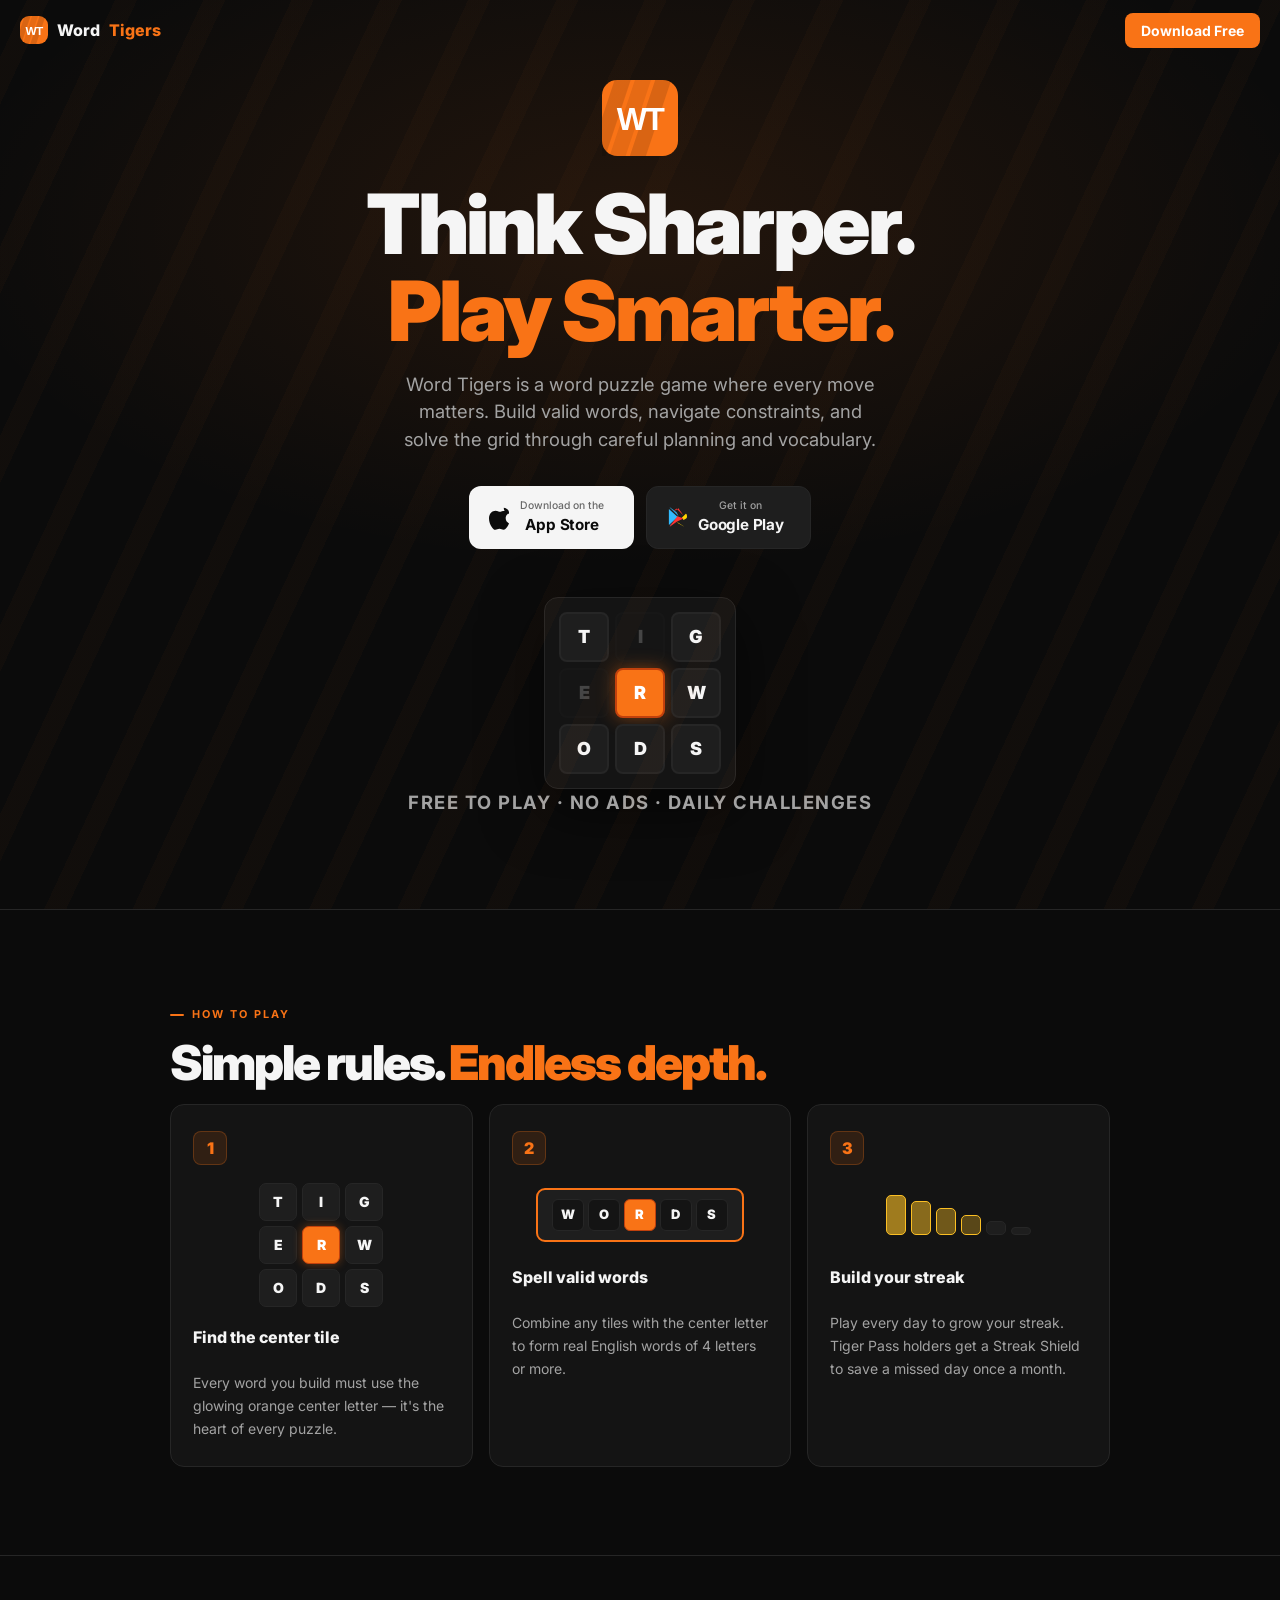
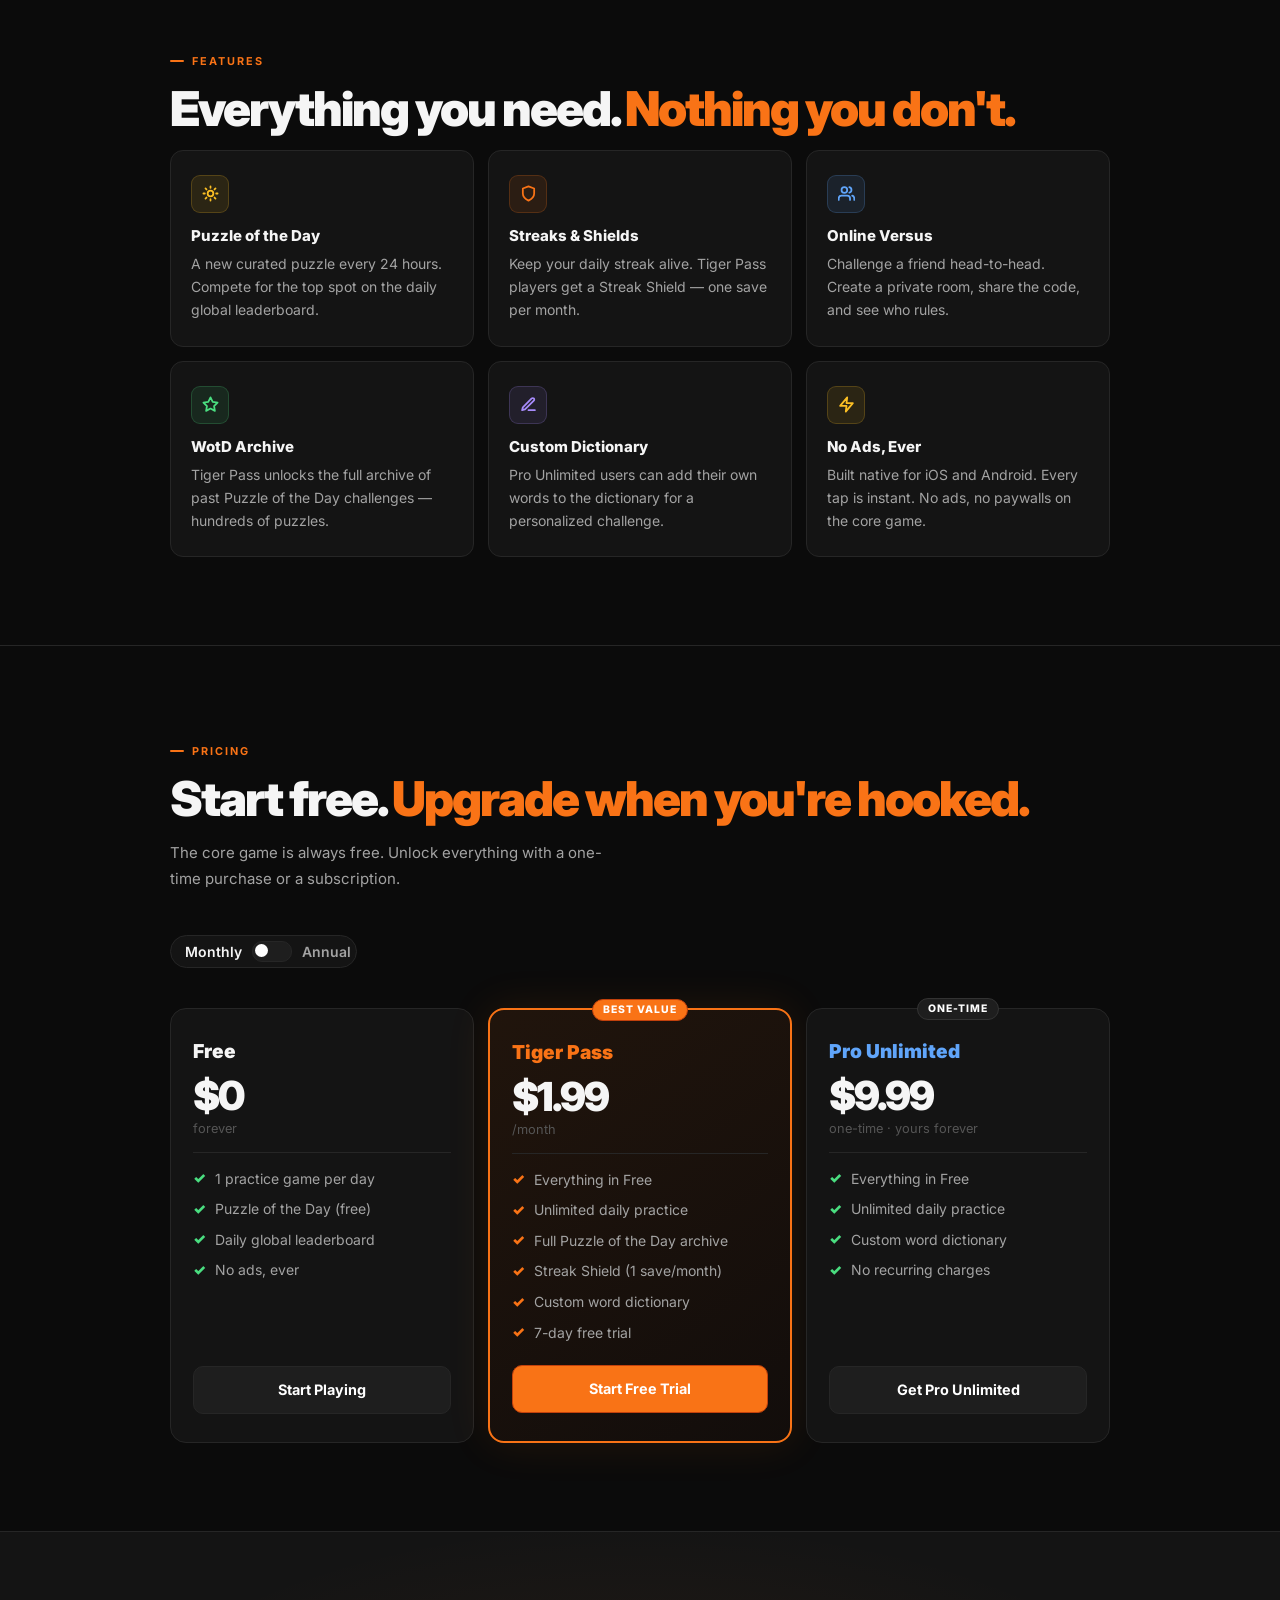
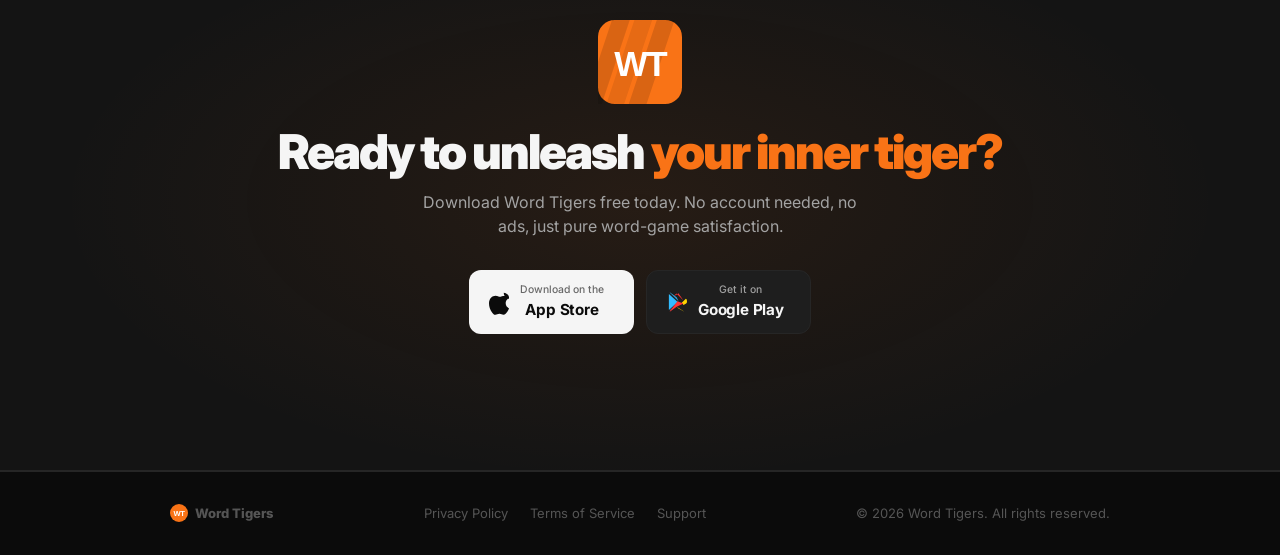
<file: index.html>
<!DOCTYPE html>
<html lang="en">
<head>
  <meta charset="UTF-8" />
  <meta name="viewport" content="width=device-width, initial-scale=1.0" />
  <title>Word Tigers — The Word Game Where Every Letter Connects</title>
  <meta name="description" content="Find words, build streaks, and challenge friends. Word Tigers is the fast-paced word game where every letter connects. Free to play on iOS and Android." />
  <meta name="theme-color" content="#f97316" />
  <meta property="og:title" content="Word Tigers" />
  <meta property="og:description" content="The word game where every letter connects. Free to play on iOS and Android." />
  <meta property="og:type" content="website" />
  <link rel="preconnect" href="https://fonts.googleapis.com" />
  <link rel="stylesheet" href="https://fonts.googleapis.com/css2?family=Inter:wght@400;500;600;700;800;900&display=swap" />
  <style>
    /* ── Reset & tokens ───────────────────────────────────── */
    *, *::before, *::after { box-sizing: border-box; margin: 0; padding: 0; }
    html { scroll-behavior: smooth; }
    :root {
      --bg:      #0b0b0b;
      --surf:    #141414;
      --surf2:   #1e1e1e;
      --border:  #262626;
      --text:    #f5f5f5;
      --muted:   #a3a3a3;
      --dim:     #555;
      --orange:  #f97316;
      --orange2: #c2410c;
      --green:   #4ade80;
      --blue:    #60a5fa;
      --amber:   #fbbf24;
      --purple:  #a78bfa;
    }
    body {
      font-family: 'Inter', system-ui, -apple-system, sans-serif;
      background: var(--bg); color: var(--text);
      -webkit-font-smoothing: antialiased;
      line-height: 1.5;
    }
    a { text-decoration: none; color: inherit; }

    /* ── Keyframes ────────────────────────────────────────── */
    @keyframes fadeUp  { from { opacity:0; transform:translateY(18px); } to { opacity:1; transform:translateY(0); } }
    @keyframes bounce  { 0%,100% { transform:translateY(0); } 50% { transform:translateY(-5px); } }
    @keyframes glow    { 0%,100% { box-shadow:0 0 18px rgba(249,115,22,.25); } 50% { box-shadow:0 0 40px rgba(249,115,22,.55); } }
    .a0 { animation: fadeUp .6s ease both; }
    .a1 { animation: fadeUp .6s .1s ease both; }
    .a2 { animation: fadeUp .6s .2s ease both; }
    .a3 { animation: fadeUp .6s .3s ease both; }

    /* ── Nav ──────────────────────────────────────────────── */
    #nav {
      position: fixed; top:0; left:0; right:0; z-index:100;
      display:flex; align-items:center; justify-content:space-between;
      height:60px; padding:0 20px;
      transition: background .3s, border-bottom .3s;
    }
    #nav.scrolled { background:rgba(11,11,11,.92); backdrop-filter:blur(12px); border-bottom:1px solid var(--border); }
    .nav-brand { display:flex; align-items:center; gap:9px; font-weight:800; font-size:1rem; }
    .nav-brand em { color:var(--orange); font-style:normal; }
    .nav-btn {
      padding:7px 16px; border-radius:8px; font-weight:700; font-size:.875rem;
      background:var(--orange); color:#fff; border:none; cursor:pointer;
      transition:background .2s;
    }
    .nav-btn:hover { background:var(--orange2); }

    /* ── Logo SVG inline ──────────────────────────────────── */
    .logo-sq { border-radius:9px; display:block; flex-shrink:0; }

    /* ── Hero ─────────────────────────────────────────────── */
    #hero {
      min-height:100vh;
      display:flex; flex-direction:column; align-items:center; justify-content:center;
      text-align:center; padding:80px 20px 60px;
      background:radial-gradient(ellipse 80% 55% at 50% 25%, rgba(249,115,22,.1) 0%, transparent 68%);
      position:relative; overflow:hidden;
    }
    #hero::before {
      content:''; position:absolute; inset:0; pointer-events:none;
      background:repeating-linear-gradient(
        -65deg,
        transparent 0px, transparent 60px,
        rgba(249,115,22,.028) 60px, rgba(249,115,22,.028) 80px
      );
    }
    .hero-icon {
      width:76px; height:76px; border-radius:17px; margin-bottom:24px;
      animation:glow 3s ease-in-out infinite;
    }
    .hero-icon svg { width:100%; height:100%; display:block; }
    #hero h1 {
      font-size:clamp(2.6rem, 8vw, 5.2rem);
      font-weight:900; letter-spacing:-3px; line-height:1.05; margin-bottom:16px;
    }
    #hero h1 em { color:var(--orange); font-style:normal; }
    #hero p {
      font-size:clamp(.95rem, 2.2vw, 1.15rem);
      color:var(--muted); max-width:480px; margin:0 auto 32px;
    }

    /* ── Download badges ──────────────────────────────────── */
    .dl-row { display:flex; gap:12px; justify-content:center; flex-wrap:wrap; margin-bottom:48px; }
    .badge {
      display:inline-flex; align-items:center; gap:11px;
      padding:11px 20px; border-radius:12px; min-width:165px;
      font-weight:700; transition:transform .2s, box-shadow .2s;
    }
    .badge:hover { transform:translateY(-2px); box-shadow:0 8px 28px rgba(0,0,0,.5); }
    .badge-ios { background:#f5f5f5; color:#0b0b0b; }
    .badge-and { background:var(--surf2); color:var(--text); border:1.5px solid var(--border); }
    .badge-label { display:flex; flex-direction:column; }
    .badge-label span:first-child { font-size:.65rem; opacity:.6; font-weight:500; margin-bottom:1px; }
    .badge-label span:last-child  { font-size:.95rem; letter-spacing:-.2px; }

    /* ── Tile board ───────────────────────────────────────── */
    .board-wrap { animation:glow 3s ease-in-out infinite; border-radius:14px; }
    .board {
      display:grid; grid-template-columns:repeat(3, 50px);
      gap:6px; padding:14px;
      background:var(--surf); border:1px solid var(--border); border-radius:14px;
      box-shadow:0 20px 60px rgba(0,0,0,.6);
    }
    .tile {
      width:50px; height:50px; border-radius:8px;
      display:flex; align-items:center; justify-content:center;
      font-weight:900; font-size:18px;
      background:var(--surf2); border:2px solid var(--border); color:var(--text);
      transition:background .4s, opacity .4s;
    }
    .tile.center {
      background:var(--orange); border-color:var(--orange2); color:#fff;
      box-shadow:0 0 18px rgba(249,115,22,.45);
      animation:bounce 2s ease-in-out infinite;
    }
    .tile.dim { opacity:.22; }
    .hero-note { margin-top:16px; font-size:.7rem; letter-spacing:1.5px; font-weight:700; color:var(--dim); }

    /* ── Section shell ────────────────────────────────────── */
    section { padding:88px 20px; }
    .inner  { max-width:940px; margin:0 auto; }
    .eyebrow {
      display:inline-flex; align-items:center; gap:8px;
      font-size:.68rem; font-weight:700; letter-spacing:2px; color:var(--orange);
      margin-bottom:14px;
    }
    .eyebrow::before { content:''; display:block; width:14px; height:2px; background:var(--orange); border-radius:1px; }
    h2 { font-size:clamp(1.9rem, 5vw, 3rem); font-weight:900; letter-spacing:-2px; line-height:1.1; margin-bottom:14px; }
    h2 em { color:var(--orange); font-style:normal; }
    .section-lead { color:var(--muted); font-size:.9375rem; max-width:440px; margin-bottom:44px; line-height:1.7; }

    /* ── How-to-play ──────────────────────────────────────── */
    #how { background:var(--bg); border-top:1px solid var(--border); }
    .steps { display:grid; grid-template-columns:repeat(auto-fit, minmax(240px,1fr)); gap:16px; }
    .step {
      background:var(--surf); border:1px solid var(--border); border-radius:14px;
      padding:26px 22px; display:flex; flex-direction:column; gap:18px;
    }
    .step-num {
      width:34px; height:34px; border-radius:8px;
      background:rgba(249,115,22,.12); border:1.5px solid rgba(249,115,22,.25);
      display:flex; align-items:center; justify-content:center;
      font-weight:900; color:var(--orange);
    }
    .step-vis { display:flex; justify-content:center; align-items:center; min-height:64px; }
    .mtiles { display:grid; grid-template-columns:repeat(3, 38px); gap:5px; justify-content:center; }
    .mt {
      width:38px; height:38px; border-radius:7px;
      display:flex; align-items:center; justify-content:center;
      font-weight:900; font-size:14px; background:var(--surf2);
      border:1.5px solid var(--border); color:var(--text);
    }
    .mt.c { background:var(--orange); color:#fff; border-color:var(--orange2); box-shadow:0 0 10px rgba(249,115,22,.4); }
    .wprev { display:inline-flex; gap:4px; padding:9px 14px; border-radius:9px; background:var(--surf2); border:2px solid var(--orange); }
    .wt { width:32px; height:32px; border-radius:6px; display:flex; align-items:center; justify-content:center; font-weight:900; font-size:13px; background:var(--surf); border:1.5px solid var(--border); }
    .wt.c { background:var(--orange); color:#fff; border-color:var(--orange2); }
    .sbars { display:flex; gap:5px; align-items:flex-end; }
    .sbar { width:20px; border-radius:5px; border:1.5px solid var(--border); background:var(--surf2); }
    .step h3 { font-size:1rem; font-weight:800; margin-bottom:4px; }
    .step p  { font-size:.875rem; color:var(--muted); line-height:1.65; }

    /* ── Features ─────────────────────────────────────────── */
    #features { background:var(--bg); border-top:1px solid var(--border); }
    .feat-grid { display:grid; grid-template-columns:repeat(auto-fit, minmax(260px,1fr)); gap:14px; }
    .feat {
      background:var(--surf); border:1px solid var(--border); border-radius:13px;
      padding:24px 20px; transition:transform .2s, border-color .2s;
    }
    .feat:hover { transform:translateY(-3px); }
    .feat-ico {
      width:38px; height:38px; border-radius:9px;
      display:flex; align-items:center; justify-content:center;
      margin-bottom:12px;
    }
    .feat h3 { font-size:.9375rem; font-weight:800; margin-bottom:5px; }
    .feat p  { font-size:.875rem; color:var(--muted); line-height:1.65; }

    /* ── Pricing ──────────────────────────────────────────── */
    #pricing { background:var(--bg); border-top:1px solid var(--border); }
    .tgl-wrap {
      display:inline-flex; align-items:center; gap:10px;
      background:var(--surf); border:1px solid var(--border);
      border-radius:40px; padding:5px 5px 5px 14px; margin-bottom:40px;
    }
    .tgl-lbl { font-size:.875rem; font-weight:600; color:var(--muted); }
    .tgl-lbl.on { color:var(--text); }
    .tgl {
      width:40px; height:21px; border-radius:10px;
      background:var(--surf2); border:1.5px solid var(--border);
      position:relative; cursor:pointer;
      transition:background .25s, border-color .25s;
    }
    .tgl.on { background:var(--orange); border-color:var(--orange2); }
    .tgl-knob {
      position:absolute; top:2px; left:2px;
      width:13px; height:13px; border-radius:50%; background:#fff;
      transition:left .25s;
    }
    .tgl.on .tgl-knob { left:21px; }
    .save-tag { font-size:.65rem; font-weight:700; color:var(--green); margin-left:4px; padding-right:10px; }
    .pc-grid { display:grid; grid-template-columns:repeat(auto-fit, minmax(240px,1fr)); gap:14px; }
    .pc {
      background:var(--surf); border:1px solid var(--border);
      border-radius:16px; padding:28px 22px;
      display:flex; flex-direction:column; position:relative;
    }
    .pc.best {
      border:2px solid var(--orange);
      background:linear-gradient(145deg,rgba(249,115,22,.09),rgba(194,65,12,.04));
      box-shadow:0 0 44px rgba(249,115,22,.11);
    }
    .pc-badge {
      position:absolute; top:-11px; left:50%; transform:translateX(-50%);
      font-size:.65rem; font-weight:800; letter-spacing:1px; color:#fff;
      padding:2px 10px; border-radius:20px; white-space:nowrap;
    }
    .pc-name   { font-size:1.2rem; font-weight:900; margin-bottom:10px; }
    .pc-price  { font-size:2.5rem; font-weight:900; letter-spacing:-2px; line-height:1; }
    .pc-period { font-size:.8rem; color:var(--dim); margin-top:3px; margin-bottom:14px; }
    .pc-line   { height:1px; background:var(--border); margin-bottom:14px; }
    .pc-feats  { list-style:none; flex:1; display:flex; flex-direction:column; gap:9px; margin-bottom:22px; }
    .pc-feats li { display:flex; align-items:center; gap:9px; font-size:.875rem; color:var(--muted); }
    .ck { font-weight:900; font-size:.9rem; }
    .pc-cta {
      display:block; text-align:center; padding:12px;
      border-radius:10px; font-weight:700; font-size:.9rem; color:#fff;
      background:var(--surf2); border:1.5px solid var(--border);
      transition:filter .2s; cursor:pointer;
    }
    .pc-cta.primary { background:var(--orange); border-color:var(--orange2); }
    .pc-cta:hover { filter:brightness(1.12); }

    /* ── Download CTA ─────────────────────────────────────── */
    #download {
      border-top:1px solid var(--border); border-bottom:1px solid var(--border);
      background:radial-gradient(ellipse 70% 80% at 50% 50%, rgba(249,115,22,.08) 0%, transparent 65%), var(--surf);
      text-align:center;
    }
    .cta-icon { width:84px; height:84px; border-radius:18px; margin:0 auto 22px; animation:glow 3s ease-in-out infinite; }
    .cta-icon svg { width:100%; height:100%; display:block; }
    #download h2 { margin-bottom:12px; }
    #download .lead { font-size:1rem; color:var(--muted); max-width:440px; margin:0 auto 32px; }

    /* ── Footer ───────────────────────────────────────────── */
    footer { padding:32px 20px; background:var(--bg); border-top:1px solid var(--border); }
    .foot { max-width:940px; margin:0 auto; display:flex; align-items:center; justify-content:space-between; flex-wrap:wrap; gap:14px; }
    .foot-brand { display:flex; align-items:center; gap:7px; font-size:.8125rem; font-weight:800; color:var(--dim); }
    .foot-links { display:flex; gap:22px; flex-wrap:wrap; }
    .foot-links a { font-size:.8125rem; color:var(--dim); transition:color .2s; }
    .foot-links a:hover { color:var(--text); }
    .foot-copy { font-size:.8125rem; color:var(--dim); }

    /* ── Responsive ───────────────────────────────────────── */
    @media (max-width:600px) {
      .dl-row { flex-direction:column; align-items:center; }
      .badge  { width:210px; justify-content:center; }
      .foot   { flex-direction:column; text-align:center; }
    }
  </style>
</head>
<body>

<!-- ■ NAV ──────────────────────────────────────────────────── -->
<nav id="nav">
  <div class="nav-brand">
    <svg class="logo-sq" width="28" height="28" viewBox="0 0 180 180" aria-hidden="true">
      <rect width="180" height="180" rx="36" fill="#f97316"/>
      <polygon points="30,0 68,0 8,180 -30,180"   fill="rgba(0,0,0,.13)"/>
      <polygon points="78,0 116,0 56,180 18,180"   fill="rgba(0,0,0,.08)"/>
      <polygon points="126,0 164,0 104,180 66,180"  fill="rgba(0,0,0,.13)"/>
      <text x="90" y="119" text-anchor="middle"
        font-family="'Arial Black',Arial,sans-serif"
        font-weight="900" font-size="76" fill="#fff" letter-spacing="-4">WT</text>
    </svg>
    Word <em>Tigers</em>
  </div>
  <a class="nav-btn" href="https://apps.apple.com/app/word-tigers/id6744100885" target="_blank" rel="noopener">Download Free</a>
</nav>

<!-- ■ HERO ─────────────────────────────────────────────────── -->
<section id="hero">

  <div class="hero-icon a0" aria-hidden="true">
    <svg viewBox="0 0 180 180">
      <rect width="180" height="180" rx="36" fill="#f97316"/>
      <polygon points="30,0 68,0 8,180 -30,180"   fill="rgba(0,0,0,.13)"/>
      <polygon points="78,0 116,0 56,180 18,180"   fill="rgba(0,0,0,.08)"/>
      <polygon points="126,0 164,0 104,180 66,180"  fill="rgba(0,0,0,.13)"/>
      <text x="90" y="119" text-anchor="middle"
        font-family="'Arial Black',Arial,sans-serif"
        font-weight="900" font-size="76" fill="#fff" letter-spacing="-4">WT</text>
    </svg>
  </div>

  <h1 class="a1">Think Sharper.<br><em>Play Smarter.</em></h1>
  <p class="a2">Word Tigers is a word puzzle game where every move matters. Build valid words, navigate constraints, and solve the grid through careful planning and vocabulary.</p>

  <div class="dl-row a3">
    <a class="badge badge-ios"
       href="https://apps.apple.com/app/word-tigers/id6744100885"
       target="_blank" rel="noopener"
       aria-label="Download on the App Store">
      <svg width="20" height="25" viewBox="0 0 814 1000" fill="currentColor" aria-hidden="true">
        <path d="M788.1 340.9c-5.8 4.5-108.2 62.2-108.2 190.5 0 148.4 130.3 200.9 134.2 202.2-.6 3.2-20.7 71.9-68.7 141.9-42.8 61.6-87.5 123.1-155.5 123.1s-85.5-39.5-164-39.5c-76 0-103.7 40.8-165.9 40.8s-105.9-57-155.5-127.4C46.7 790.7 0 663 0 541.8c0-207.5 135.4-317.3 269-317.3 71 0 130.1 46.4 174.5 46.4 42.6 0 109.5-49.8 189.3-49.8zm-130.1-80.4c-31.1-36.9-55.5-88.6-55.5-140.3 0-7.1.6-14.3 1.9-20.5 52.8 2 116.7 35.2 155.5 79.3 31.1 34.9 59.6 87.8 59.6 141.4 0 8.4-.6 16.1-1.9 23.2-5.8.6-12.9 1.3-20 1.3-49.9 0-112.3-31.1-139.6-84.4z"/>
      </svg>
      <div class="badge-label">
        <span>Download on the</span>
        <span>App Store</span>
      </div>
    </a>

    <a class="badge badge-and"
       href="https://play.google.com/store/apps/details?id=com.wordtiger.app"
       target="_blank" rel="noopener"
       aria-label="Get it on Google Play">
      <svg width="20" height="22" viewBox="0 0 512 512" aria-hidden="true">
        <path d="M48,59.49v393a4.33,4.33,0,0,0,7.37,3.07L274,256,55.37,56.42A4.33,4.33,0,0,0,48,59.49Z" fill="#32BBFF"/>
        <path d="M296,277.94l-47.34,47.34L79.41,471.4a4.33,4.33,0,0,1-7.37-3.07v-4.09L296,277.94Z" fill="#32BBFF"/>
        <path d="M512,256c0,15.72-8.58,29.44-21.25,36.93l-67.3,38.46L378,277.94l45.7-45.7,57.75-57.85C500.94,181.56,512,197.05,512,256Z" fill="#FFD400"/>
        <path d="M422.7,217.9l-182-182-71.3,71.3L267,55.36,287.45,34.9a4.33,4.33,0,0,1,7.37,3.07Z" fill="#FF3333"/>
        <path d="M296,234.06,72,17.66v-4.09A4.33,4.33,0,0,1,79.41,10.6L248.66,134.72Z" fill="#2C9FD9"/>
        <path d="M422.7,294.1,248.66,377.28,79.41,501.4a4.33,4.33,0,0,1-7.41-3.06v-4.09L267,234.06Z" fill="#FF3333"/>
        <path d="M248.66,377.28l47.34,47.34,125.7,70.4a4.33,4.33,0,0,0,7.41-3.06Z" fill="#FFD400"/>
      </svg>
      <div class="badge-label">
        <span>Get it on</span>
        <span>Google Play</span>
      </div>
    </a>
  </div>

  <!-- Animated letter grid -->
  <div class="board-wrap a3">
    <div class="board" id="board" role="img" aria-label="Word Tigers game board preview"></div>
  </div>
  <p class="hero-note">FREE TO PLAY · NO ADS · DAILY CHALLENGES</p>
</section>

<!-- ■ HOW TO PLAY ───────────────────────────────────────────── -->
<section id="how">
  <div class="inner">
    <p class="eyebrow">HOW TO PLAY</p>
    <h2>Simple rules. <em>Endless depth.</em></h2>

    <div class="steps">
      <!-- Step 1 -->
      <div class="step">
        <div class="step-num">1</div>
        <div class="step-vis">
          <div class="mtiles">
            <div class="mt">T</div><div class="mt">I</div><div class="mt">G</div>
            <div class="mt">E</div><div class="mt c">R</div><div class="mt">W</div>
            <div class="mt">O</div><div class="mt">D</div><div class="mt">S</div>
          </div>
        </div>
        <h3>Find the center tile</h3>
        <p>Every word you build must use the glowing orange center letter — it's the heart of every puzzle.</p>
      </div>
      <!-- Step 2 -->
      <div class="step">
        <div class="step-num">2</div>
        <div class="step-vis">
          <div class="wprev">
            <div class="wt">W</div><div class="wt">O</div>
            <div class="wt c">R</div>
            <div class="wt">D</div><div class="wt">S</div>
          </div>
        </div>
        <h3>Spell valid words</h3>
        <p>Combine any tiles with the center letter to form real English words of 4 letters or more.</p>
      </div>
      <!-- Step 3 -->
      <div class="step">
        <div class="step-num">3</div>
        <div class="step-vis">
          <div class="sbars">
            <div class="sbar" style="height:40px;background:rgba(251,191,36,.6);border-color:#fbbf24"></div>
            <div class="sbar" style="height:34px;background:rgba(251,191,36,.5);border-color:#fbbf24"></div>
            <div class="sbar" style="height:27px;background:rgba(251,191,36,.4);border-color:#fbbf24"></div>
            <div class="sbar" style="height:20px;background:rgba(251,191,36,.3);border-color:#fbbf24"></div>
            <div class="sbar" style="height:14px"></div>
            <div class="sbar" style="height:8px"></div>
          </div>
        </div>
        <h3>Build your streak</h3>
        <p>Play every day to grow your streak. Tiger Pass holders get a Streak Shield to save a missed day once a month.</p>
      </div>
    </div>
  </div>
</section>

<!-- ■ FEATURES ──────────────────────────────────────────────── -->
<section id="features">
  <div class="inner">
    <p class="eyebrow">FEATURES</p>
    <h2>Everything you need. <em>Nothing you don't.</em></h2>
    <div class="feat-grid" id="feat-grid"></div>
  </div>
</section>

<!-- ■ PRICING ───────────────────────────────────────────────── -->
<section id="pricing">
  <div class="inner">
    <p class="eyebrow">PRICING</p>
    <h2>Start free. <em>Upgrade when you're hooked.</em></h2>
    <p class="section-lead">The core game is always free. Unlock everything with a one-time purchase or a subscription.</p>

    <div class="tgl-wrap">
      <span class="tgl-lbl on" id="lbl-mo">Monthly</span>
      <div class="tgl" id="tgl" role="switch" aria-checked="false" tabindex="0">
        <div class="tgl-knob"></div>
      </div>
      <span class="tgl-lbl" id="lbl-yr">Annual <span class="save-tag" id="save-tag" style="display:none">SAVE 37%</span></span>
    </div>

    <div class="pc-grid" id="pc-grid"></div>
  </div>
</section>

<!-- ■ DOWNLOAD CTA ──────────────────────────────────────────── -->
<section id="download">
  <div class="inner">
    <div class="cta-icon" aria-hidden="true">
      <svg viewBox="0 0 180 180">
        <rect width="180" height="180" rx="36" fill="#f97316"/>
        <polygon points="30,0 68,0 8,180 -30,180"   fill="rgba(0,0,0,.13)"/>
        <polygon points="78,0 116,0 56,180 18,180"   fill="rgba(0,0,0,.08)"/>
        <polygon points="126,0 164,0 104,180 66,180"  fill="rgba(0,0,0,.13)"/>
        <text x="90" y="119" text-anchor="middle"
          font-family="'Arial Black',Arial,sans-serif"
          font-weight="900" font-size="76" fill="#fff" letter-spacing="-4">WT</text>
      </svg>
    </div>
    <h2>Ready to unleash <em>your inner tiger?</em></h2>
    <p class="lead">Download Word Tigers free today. No account needed, no ads, just pure word-game satisfaction.</p>
    <div class="dl-row">
      <a class="badge badge-ios"
         href="https://apps.apple.com/app/word-tigers/id6744100885"
         target="_blank" rel="noopener"
         aria-label="Download on the App Store">
        <svg width="20" height="25" viewBox="0 0 814 1000" fill="currentColor" aria-hidden="true">
          <path d="M788.1 340.9c-5.8 4.5-108.2 62.2-108.2 190.5 0 148.4 130.3 200.9 134.2 202.2-.6 3.2-20.7 71.9-68.7 141.9-42.8 61.6-87.5 123.1-155.5 123.1s-85.5-39.5-164-39.5c-76 0-103.7 40.8-165.9 40.8s-105.9-57-155.5-127.4C46.7 790.7 0 663 0 541.8c0-207.5 135.4-317.3 269-317.3 71 0 130.1 46.4 174.5 46.4 42.6 0 109.5-49.8 189.3-49.8zm-130.1-80.4c-31.1-36.9-55.5-88.6-55.5-140.3 0-7.1.6-14.3 1.9-20.5 52.8 2 116.7 35.2 155.5 79.3 31.1 34.9 59.6 87.8 59.6 141.4 0 8.4-.6 16.1-1.9 23.2-5.8.6-12.9 1.3-20 1.3-49.9 0-112.3-31.1-139.6-84.4z"/>
        </svg>
        <div class="badge-label"><span>Download on the</span><span>App Store</span></div>
      </a>
      <a class="badge badge-and"
         href="https://play.google.com/store/apps/details?id=com.wordtiger.app"
         target="_blank" rel="noopener"
         aria-label="Get it on Google Play">
        <svg width="20" height="22" viewBox="0 0 512 512" aria-hidden="true">
          <path d="M48,59.49v393a4.33,4.33,0,0,0,7.37,3.07L274,256,55.37,56.42A4.33,4.33,0,0,0,48,59.49Z" fill="#32BBFF"/>
          <path d="M296,277.94l-47.34,47.34L79.41,471.4a4.33,4.33,0,0,1-7.37-3.07v-4.09L296,277.94Z" fill="#32BBFF"/>
          <path d="M512,256c0,15.72-8.58,29.44-21.25,36.93l-67.3,38.46L378,277.94l45.7-45.7,57.75-57.85C500.94,181.56,512,197.05,512,256Z" fill="#FFD400"/>
          <path d="M422.7,217.9l-182-182-71.3,71.3L267,55.36,287.45,34.9a4.33,4.33,0,0,1,7.37,3.07Z" fill="#FF3333"/>
          <path d="M296,234.06,72,17.66v-4.09A4.33,4.33,0,0,1,79.41,10.6L248.66,134.72Z" fill="#2C9FD9"/>
          <path d="M422.7,294.1,248.66,377.28,79.41,501.4a4.33,4.33,0,0,1-7.41-3.06v-4.09L267,234.06Z" fill="#FF3333"/>
          <path d="M248.66,377.28l47.34,47.34,125.7,70.4a4.33,4.33,0,0,0,7.41-3.06Z" fill="#FFD400"/>
        </svg>
        <div class="badge-label"><span>Get it on</span><span>Google Play</span></div>
      </a>
    </div>
  </div>
</section>

<!-- ■ FOOTER ────────────────────────────────────────────────── -->
<footer>
  <div class="foot">
    <div class="foot-brand">
      <svg class="logo-sq" width="18" height="18" viewBox="0 0 180 180" aria-hidden="true">
        <rect width="180" height="180" rx="36" fill="#f97316"/>
        <text x="90" y="119" text-anchor="middle" font-family="'Arial Black',Arial,sans-serif" font-weight="900" font-size="76" fill="#fff" letter-spacing="-4">WT</text>
      </svg>
      Word Tigers
    </div>
    <nav class="foot-links" aria-label="Footer">
      <a href="/privacy.html">Privacy Policy</a>
      <a href="/terms.html">Terms of Service</a>
      <a href="mailto:support@wordtiger.co">Support</a>
    </nav>
    <p class="foot-copy">© <span id="yr"></span> Word Tigers. All rights reserved.</p>
  </div>
</footer>

<script>
// ── Year ──────────────────────────────────────────────────────
document.getElementById('yr').textContent = new Date().getFullYear();

// ── Nav scroll ────────────────────────────────────────────────
window.addEventListener('scroll', () => {
  document.getElementById('nav').classList.toggle('scrolled', window.scrollY > 8);
}, { passive: true });

// ── Animated board (3×3 grid) ─────────────────────────────────
const BOARDS = [
  { w: ['T','I','G','E','R','W','O','D','S'], c: 4 },
  { w: ['S','T','R','E','A','K','P','O','I'], c: 3 },
  { w: ['W','O','R','D','S','M','I','T','H'], c: 2 },
  { w: ['P','L','A','N','E','T','W','O','R'], c: 4 },
];
let bi = 0, dimSet = new Set();

function draw() {
  const { w, c } = BOARDS[bi];
  const el = document.getElementById('board');
  el.innerHTML = '';
  w.forEach((ch, i) => {
    const t = document.createElement('div');
    t.className = 'tile' + (i === c ? ' center' : '') + (dimSet.has(i) ? ' dim' : '');
    t.textContent = ch;
    el.appendChild(t);
  });
}

function cycle() {
  bi = (bi + 1) % BOARDS.length;
  dimSet = new Set();
  draw();
  const { w, c } = BOARDS[bi];
  const pool = [...w.keys()].filter(i => i !== c).sort(() => Math.random() - .5).slice(0, 3);
  pool.forEach((idx, j) => setTimeout(() => { dimSet.add(idx); draw(); }, 600 + j * 360));
}

draw();
setTimeout(() => { [1, 3, 7].forEach((i, j) => setTimeout(() => { dimSet.add(i); draw(); }, j * 360)); }, 1000);
setInterval(cycle, 3400);

// ── Features ──────────────────────────────────────────────────
const FEATS = [
  {
    color: '#fbbf24',
    icon: '<svg width="17" height="17" viewBox="0 0 24 24" fill="none" stroke="currentColor" stroke-width="2.5" stroke-linecap="round"><circle cx="12" cy="12" r="4"/><path d="M12 2v2M12 20v2M4.93 4.93l1.41 1.41M17.66 17.66l1.41 1.41M2 12h2M20 12h2M4.93 19.07l1.41-1.41M17.66 6.34l1.41-1.41"/></svg>',
    title: 'Puzzle of the Day',
    desc: 'A new curated puzzle every 24 hours. Compete for the top spot on the daily global leaderboard.',
  },
  {
    color: '#f97316',
    icon: '<svg width="17" height="17" viewBox="0 0 24 24" fill="none" stroke="currentColor" stroke-width="2.5" stroke-linecap="round" stroke-linejoin="round"><path d="M12 22s8-4 8-10V5l-8-3-8 3v7c0 6 8 10 8 10z"/></svg>',
    title: 'Streaks &amp; Shields',
    desc: 'Keep your daily streak alive. Tiger Pass players get a Streak Shield — one save per month.',
  },
  {
    color: '#60a5fa',
    icon: '<svg width="17" height="17" viewBox="0 0 24 24" fill="none" stroke="currentColor" stroke-width="2.5" stroke-linecap="round"><path d="M17 21v-2a4 4 0 00-4-4H5a4 4 0 00-4 4v2"/><circle cx="9" cy="7" r="4"/><path d="M23 21v-2a4 4 0 00-3-3.87"/><path d="M16 3.13a4 4 0 010 7.75"/></svg>',
    title: 'Online Versus',
    desc: 'Challenge a friend head-to-head. Create a private room, share the code, and see who rules.',
  },
  {
    color: '#4ade80',
    icon: '<svg width="17" height="17" viewBox="0 0 24 24" fill="none" stroke="currentColor" stroke-width="2.5" stroke-linecap="round" stroke-linejoin="round"><polygon points="12 2 15.09 8.26 22 9.27 17 14.14 18.18 21.02 12 17.77 5.82 21.02 7 14.14 2 9.27 8.91 8.26 12 2"/></svg>',
    title: 'WotD Archive',
    desc: 'Tiger Pass unlocks the full archive of past Puzzle of the Day challenges — hundreds of puzzles.',
  },
  {
    color: '#a78bfa',
    icon: '<svg width="17" height="17" viewBox="0 0 24 24" fill="none" stroke="currentColor" stroke-width="2.5" stroke-linecap="round" stroke-linejoin="round"><path d="M12 20h9"/><path d="M16.5 3.5a2.121 2.121 0 013 3L7 19l-4 1 1-4L16.5 3.5z"/></svg>',
    title: 'Custom Dictionary',
    desc: 'Pro Unlimited users can add their own words to the dictionary for a personalized challenge.',
  },
  {
    color: '#fbbf24',
    icon: '<svg width="17" height="17" viewBox="0 0 24 24" fill="none" stroke="currentColor" stroke-width="2.5" stroke-linecap="round" stroke-linejoin="round"><polygon points="13 2 3 14 12 14 11 22 21 10 12 10 13 2"/></svg>',
    title: 'No Ads, Ever',
    desc: 'Built native for iOS and Android. Every tap is instant. No ads, no paywalls on the core game.',
  },
];

const fg = document.getElementById('feat-grid');
FEATS.forEach(f => {
  const el = document.createElement('div');
  el.className = 'feat';
  el.addEventListener('mouseenter', () => el.style.borderColor = f.color);
  el.addEventListener('mouseleave', () => el.style.borderColor = '');
  el.innerHTML = `
    <div class="feat-ico" style="background:${f.color}1a;border:1.5px solid ${f.color}33;color:${f.color}">${f.icon}</div>
    <h3>${f.title}</h3>
    <p>${f.desc}</p>`;
  fg.appendChild(el);
});

// ── Pricing ───────────────────────────────────────────────────
let annual = false;

const TIERS = [
  {
    name: 'Free', badge: null, best: false, nameColor: '#f5f5f5',
    mo: '$0', yr: '$0', period: 'forever',
    feats: [
      '1 practice game per day',
      'Puzzle of the Day (free)',
      'Daily global leaderboard',
      'No ads, ever',
    ],
    cta: 'Start Playing',
    href: 'https://apps.apple.com/app/word-tigers/id6744100885',
    checkColor: '#4ade80',
  },
  {
    name: 'Tiger Pass', badge: 'BEST VALUE', best: true, nameColor: '#f97316',
    mo: '$1.99', yr: '$1.25',
    period_mo: '/month', period_yr: '/mo · billed $14.99/yr',
    feats: [
      'Everything in Free',
      'Unlimited daily practice',
      'Full Puzzle of the Day archive',
      'Streak Shield (1 save/month)',
      'Custom word dictionary',
      '7-day free trial',
    ],
    cta: 'Start Free Trial',
    href: 'https://apps.apple.com/app/word-tigers/id6744100885',
    checkColor: '#f97316',
  },
  {
    name: 'Pro Unlimited', badge: 'ONE-TIME', best: false, nameColor: '#60a5fa',
    mo: '$9.99', yr: '$9.99', period: 'one-time · yours forever',
    feats: [
      'Everything in Free',
      'Unlimited daily practice',
      'Custom word dictionary',
      'No recurring charges',
    ],
    cta: 'Get Pro Unlimited',
    href: 'https://apps.apple.com/app/word-tigers/id6744100885',
    checkColor: '#4ade80',
  },
];

function renderPricing() {
  const grid = document.getElementById('pc-grid');
  grid.innerHTML = '';
  TIERS.forEach(t => {
    const price  = annual ? t.yr : t.mo;
    const period = t.period || (annual ? t.period_yr : t.period_mo);
    const card = document.createElement('div');
    card.className = 'pc' + (t.best ? ' best' : '');
    card.innerHTML = `
      ${t.badge ? `<div class="pc-badge" style="background:${t.best ? '#f97316' : '#1e1e1e'};border:1.5px solid ${t.best ? '#c2410c' : '#333'}">${t.badge}</div>` : ''}
      <div class="pc-name" style="color:${t.nameColor}">${t.name}</div>
      <div class="pc-price">${price}</div>
      <div class="pc-period">${period}</div>
      <div class="pc-line"></div>
      <ul class="pc-feats">
        ${t.feats.map(f => `<li><span class="ck" style="color:${t.checkColor}">✓</span>${f}</li>`).join('')}
      </ul>
      <a class="pc-cta${t.best ? ' primary' : ''}" href="${t.href}" target="_blank" rel="noopener">${t.cta}</a>
    `;
    grid.appendChild(card);
  });
}

renderPricing();

function toggleAnnual() {
  annual = !annual;
  const tgl = document.getElementById('tgl');
  tgl.classList.toggle('on', annual);
  tgl.setAttribute('aria-checked', annual);
  document.getElementById('lbl-mo').classList.toggle('on', !annual);
  document.getElementById('lbl-yr').classList.toggle('on', annual);
  document.getElementById('save-tag').style.display = annual ? 'inline' : 'none';
  renderPricing();
}

document.getElementById('tgl').addEventListener('click', toggleAnnual);
document.getElementById('tgl').addEventListener('keydown', e => {
  if (e.key === 'Enter' || e.key === ' ') { e.preventDefault(); toggleAnnual(); }
});
</script>
</body>
</html>
</file>
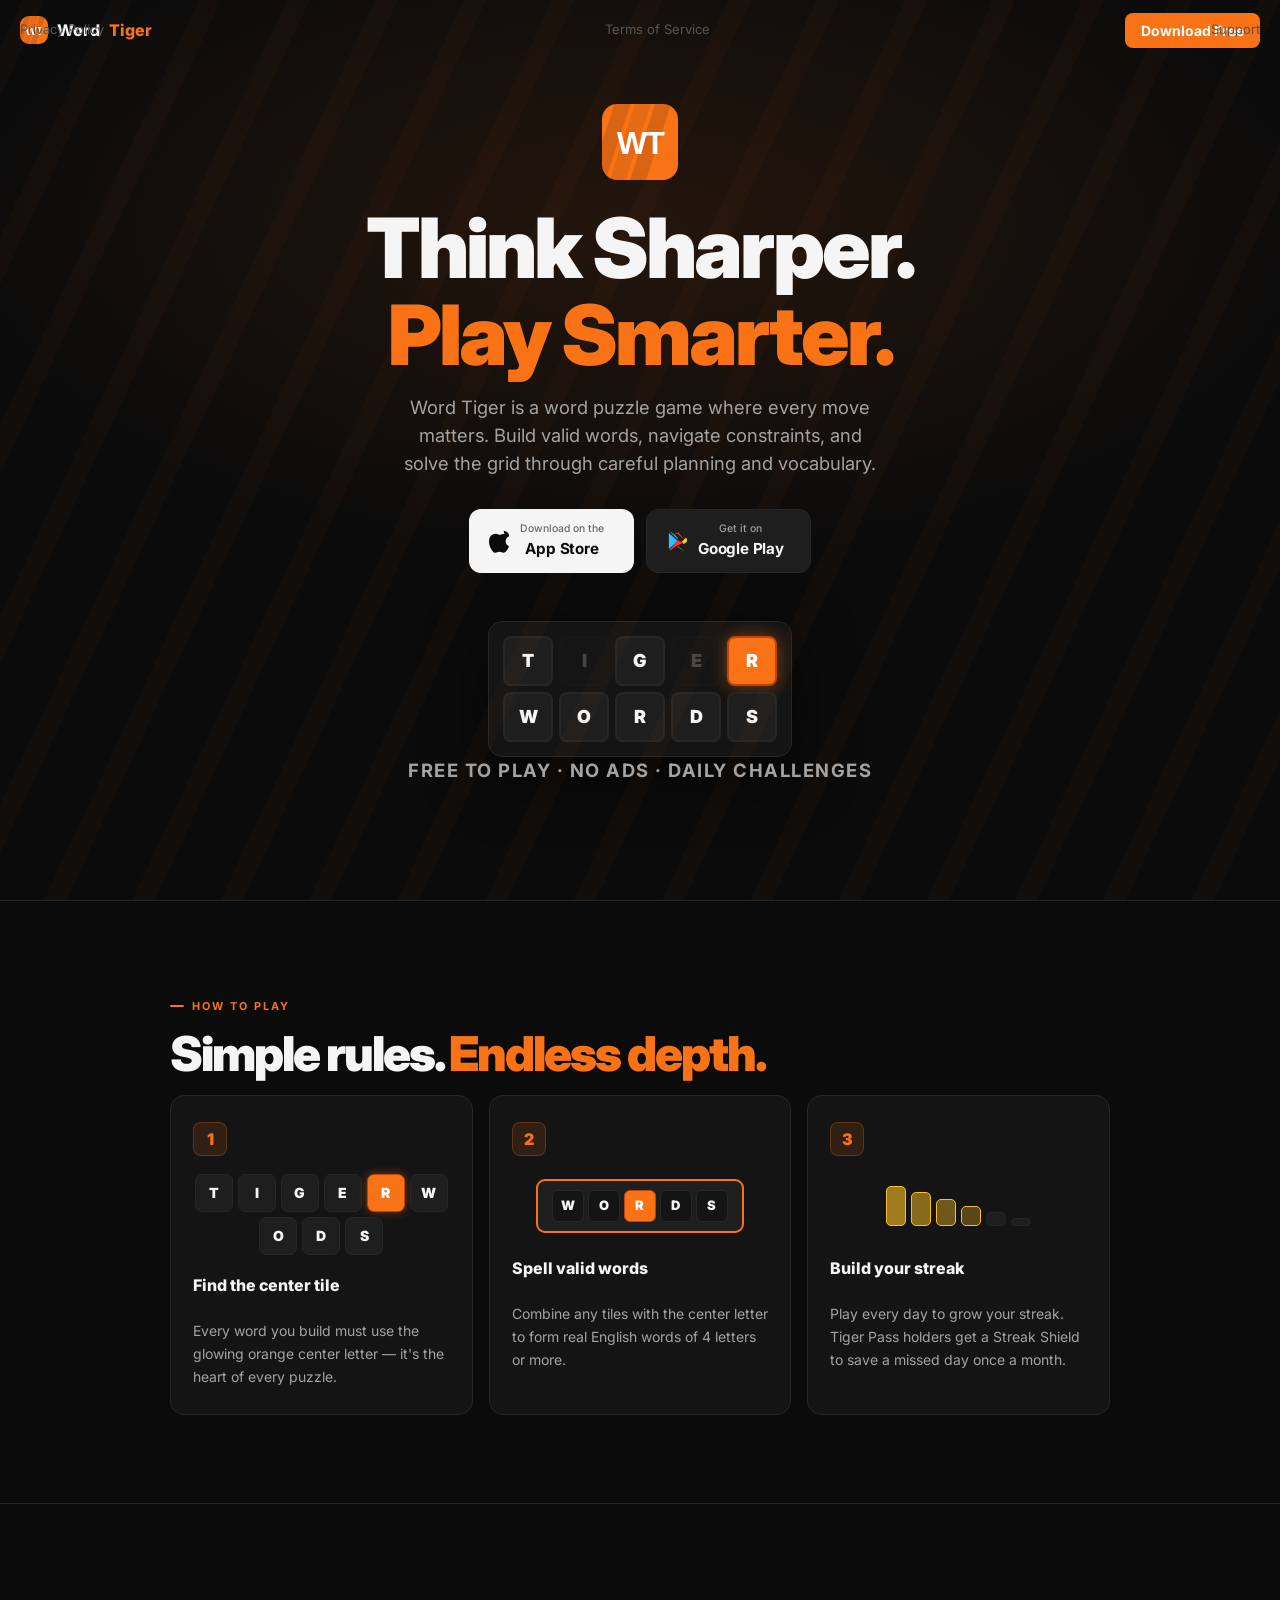
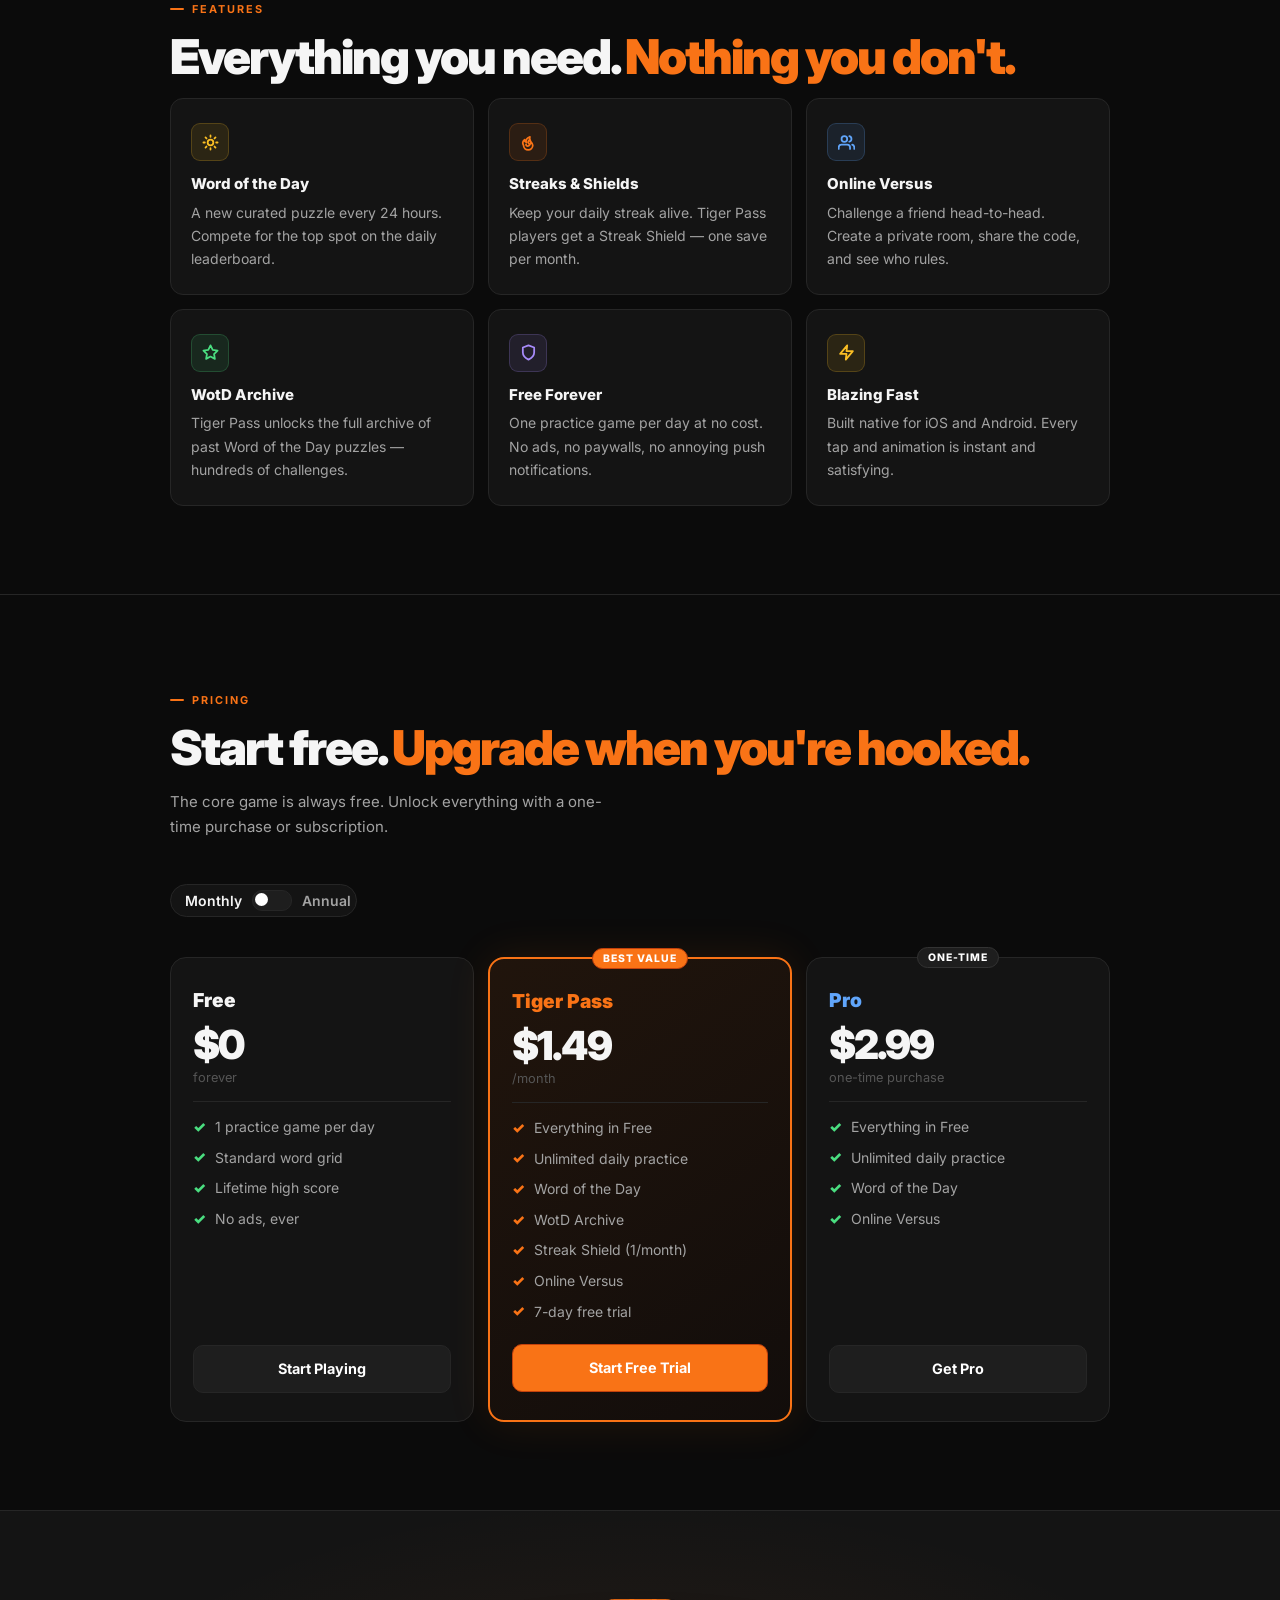
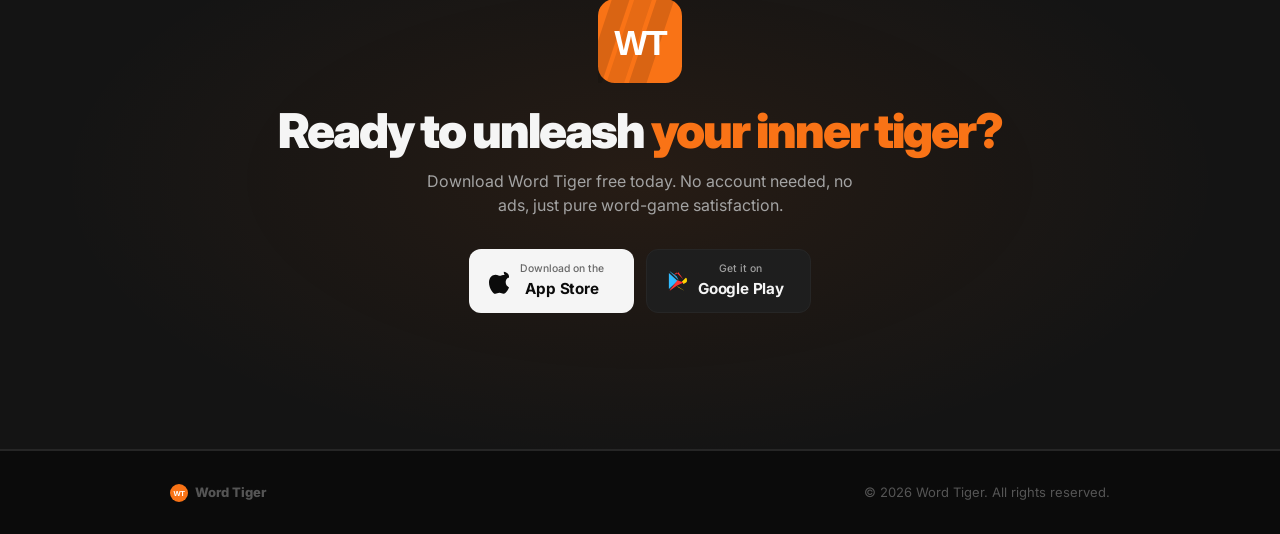
<file: word-tiger-index.html>
<!DOCTYPE html>
<html lang="en">
<head>
  <meta charset="UTF-8" />
  <meta name="viewport" content="width=device-width, initial-scale=1.0" />
  <title>Word Tiger — The Word Game Where Every Letter Connects</title>
  <meta name="description" content="Find words, build streaks, and challenge friends. Word Tiger is the fast-paced word game where every letter connects. Free to play on iOS and Android." />
  <meta name="theme-color" content="#f97316" />
  <meta property="og:title" content="Word Tiger" />
  <meta property="og:description" content="The word game where every letter connects. Free to play on iOS and Android." />
  <meta property="og:type" content="website" />
  <link rel="preconnect" href="https://fonts.googleapis.com" />
  <link rel="stylesheet" href="https://fonts.googleapis.com/css2?family=Inter:wght@400;500;600;700;800;900&display=swap" />
  <style>
    /* ── Reset & tokens ───────────────────────────────────── */
    *, *::before, *::after { box-sizing: border-box; margin: 0; padding: 0; }
    html { scroll-behavior: smooth; }
    :root {
      --bg:      #0b0b0b;
      --surf:    #141414;
      --surf2:   #1e1e1e;
      --border:  #262626;
      --text:    #f5f5f5;
      --muted:   #a3a3a3;
      --dim:     #555;
      --orange:  #f97316;
      --orange2: #c2410c;
      --green:   #4ade80;
      --blue:    #60a5fa;
      --amber:   #fbbf24;
      --purple:  #a78bfa;
    }
    body {
      font-family: 'Inter', system-ui, -apple-system, sans-serif;
      background: var(--bg); color: var(--text);
      -webkit-font-smoothing: antialiased;
      line-height: 1.5;
    }
    a { text-decoration: none; color: inherit; }

    /* ── Keyframes ────────────────────────────────────────── */
    @keyframes fadeUp  { from { opacity:0; transform:translateY(18px); } to { opacity:1; transform:translateY(0); } }
    @keyframes bounce  { 0%,100% { transform:translateY(0); } 50% { transform:translateY(-5px); } }
    @keyframes glow    { 0%,100% { box-shadow:0 0 18px rgba(249,115,22,.25); } 50% { box-shadow:0 0 40px rgba(249,115,22,.55); } }
    .a0 { animation: fadeUp .6s ease both; }
    .a1 { animation: fadeUp .6s .1s ease both; }
    .a2 { animation: fadeUp .6s .2s ease both; }
    .a3 { animation: fadeUp .6s .3s ease both; }

    /* ── Nav ──────────────────────────────────────────────── */
    nav {
      position: fixed; top:0; left:0; right:0; z-index:100;
      display:flex; align-items:center; justify-content:space-between;
      height:60px; padding:0 20px;
      transition: background .3s, border-bottom .3s;
    }
    nav.scrolled { background:rgba(11,11,11,.92); backdrop-filter:blur(12px); border-bottom:1px solid var(--border); }
    .nav-brand { display:flex; align-items:center; gap:9px; font-weight:800; font-size:1rem; }
    .nav-brand em { color:var(--orange); font-style:normal; }
    .nav-btn {
      padding:7px 16px; border-radius:8px; font-weight:700; font-size:.875rem;
      background:var(--orange); color:#fff; border:none; cursor:pointer;
      transition:background .2s;
    }
    .nav-btn:hover { background:var(--orange2); }

    /* ── Logo SVG inline ──────────────────────────────────── */
    .logo-sq { border-radius:9px; display:block; flex-shrink:0; }

    /* ── Hero ─────────────────────────────────────────────── */
    #hero {
      min-height:100vh;
      display:flex; flex-direction:column; align-items:center; justify-content:center;
      text-align:center; padding:80px 20px 60px;
      background:radial-gradient(ellipse 80% 55% at 50% 25%, rgba(249,115,22,.1) 0%, transparent 68%);
      position:relative; overflow:hidden;
    }
    /* Tiger stripe bg */
    #hero::before {
      content:''; position:absolute; inset:0; pointer-events:none;
      background:repeating-linear-gradient(
        -65deg,
        transparent 0px, transparent 60px,
        rgba(249,115,22,.028) 60px, rgba(249,115,22,.028) 80px
      );
    }
    .hero-icon {
      width:76px; height:76px; border-radius:17px; margin-bottom:24px;
      animation:glow 3s ease-in-out infinite;
    }
    .hero-icon svg { width:100%; height:100%; display:block; }
    #hero h1 {
      font-size:clamp(2.6rem, 8vw, 5.2rem);
      font-weight:900; letter-spacing:-3px; line-height:1.05; margin-bottom:16px;
    }
    #hero h1 em { color:var(--orange); font-style:normal; }
    #hero p {
      font-size:clamp(.95rem, 2.2vw, 1.15rem);
      color:var(--muted); max-width:480px; margin:0 auto 32px;
    }

    /* ── Download badges ──────────────────────────────────── */
    .dl-row { display:flex; gap:12px; justify-content:center; flex-wrap:wrap; margin-bottom:48px; }
    .badge {
      display:inline-flex; align-items:center; gap:11px;
      padding:11px 20px; border-radius:12px; min-width:165px;
      font-weight:700; transition:transform .2s, box-shadow .2s;
    }
    .badge:hover { transform:translateY(-2px); box-shadow:0 8px 28px rgba(0,0,0,.5); }
    .badge-ios { background:#f5f5f5; color:#0b0b0b; }
    .badge-and { background:var(--surf2); color:var(--text); border:1.5px solid var(--border); }
    .badge-label { display:flex; flex-direction:column; }
    .badge-label span:first-child { font-size:.65rem; opacity:.6; font-weight:500; margin-bottom:1px; }
    .badge-label span:last-child  { font-size:.95rem; letter-spacing:-.2px; }

    /* ── Tile board ───────────────────────────────────────── */
    .board-wrap { animation:glow 3s ease-in-out infinite; border-radius:14px; }
    .board {
      display:grid; grid-template-columns:repeat(5, 50px);
      gap:6px; padding:14px;
      background:var(--surf); border:1px solid var(--border); border-radius:14px;
      box-shadow:0 20px 60px rgba(0,0,0,.6);
    }
    .tile {
      width:50px; height:50px; border-radius:8px;
      display:flex; align-items:center; justify-content:center;
      font-weight:900; font-size:18px;
      background:var(--surf2); border:2px solid var(--border); color:var(--text);
      transition:background .4s, opacity .4s;
    }
    .tile.center {
      background:var(--orange); border-color:var(--orange2); color:#fff;
      box-shadow:0 0 18px rgba(249,115,22,.45);
      animation:bounce 2s ease-in-out infinite;
    }
    .tile.dim { opacity:.22; }
    .hero-note { margin-top:16px; font-size:.7rem; letter-spacing:1.5px; font-weight:700; color:var(--dim); }

    /* ── Section shell ────────────────────────────────────── */
    section { padding:88px 20px; }
    .inner  { max-width:940px; margin:0 auto; }
    .eyebrow {
      display:inline-flex; align-items:center; gap:8px;
      font-size:.68rem; font-weight:700; letter-spacing:2px; color:var(--orange);
      margin-bottom:14px;
    }
    .eyebrow::before { content:''; display:block; width:14px; height:2px; background:var(--orange); border-radius:1px; }
    h2 { font-size:clamp(1.9rem, 5vw, 3rem); font-weight:900; letter-spacing:-2px; line-height:1.1; margin-bottom:14px; }
    h2 em { color:var(--orange); font-style:normal; }
    .section-lead { color:var(--muted); font-size:.9375rem; max-width:440px; margin-bottom:44px; line-height:1.7; }

    /* ── How-to-play ──────────────────────────────────────── */
    #how { background:var(--bg); border-top:1px solid var(--border); }
    .steps { display:grid; grid-template-columns:repeat(auto-fit, minmax(240px,1fr)); gap:16px; }
    .step {
      background:var(--surf); border:1px solid var(--border); border-radius:14px;
      padding:26px 22px; display:flex; flex-direction:column; gap:18px;
    }
    .step-num {
      width:34px; height:34px; border-radius:8px;
      background:rgba(249,115,22,.12); border:1.5px solid rgba(249,115,22,.25);
      display:flex; align-items:center; justify-content:center;
      font-weight:900; color:var(--orange);
    }
    .step-vis { display:flex; justify-content:center; align-items:center; min-height:64px; }
    /* mini tiles */
    .mtiles { display:flex; gap:5px; flex-wrap:wrap; justify-content:center; }
    .mt {
      width:38px; height:38px; border-radius:7px;
      display:flex; align-items:center; justify-content:center;
      font-weight:900; font-size:14px; background:var(--surf2);
      border:1.5px solid var(--border); color:var(--text);
    }
    .mt.c { background:var(--orange); color:#fff; border-color:var(--orange2); box-shadow:0 0 10px rgba(249,115,22,.4); }
    /* word preview */
    .wprev { display:inline-flex; gap:4px; padding:9px 14px; border-radius:9px; background:var(--surf2); border:2px solid var(--orange); }
    .wt { width:32px; height:32px; border-radius:6px; display:flex; align-items:center; justify-content:center; font-weight:900; font-size:13px; background:var(--surf); border:1.5px solid var(--border); }
    .wt.c { background:var(--orange); color:#fff; border-color:var(--orange2); }
    /* streak bars */
    .sbars { display:flex; gap:5px; align-items:flex-end; }
    .sbar { width:20px; border-radius:5px; border:1.5px solid var(--border); background:var(--surf2); }
    .step h3 { font-size:1rem; font-weight:800; margin-bottom:4px; }
    .step p  { font-size:.875rem; color:var(--muted); line-height:1.65; }

    /* ── Features ─────────────────────────────────────────── */
    #features { background:var(--bg); border-top:1px solid var(--border); }
    .feat-grid { display:grid; grid-template-columns:repeat(auto-fit, minmax(260px,1fr)); gap:14px; }
    .feat {
      background:var(--surf); border:1px solid var(--border); border-radius:13px;
      padding:24px 20px; transition:transform .2s, border-color .2s;
    }
    .feat:hover { transform:translateY(-3px); }
    .feat-ico {
      width:38px; height:38px; border-radius:9px;
      display:flex; align-items:center; justify-content:center;
      margin-bottom:12px;
    }
    .feat h3 { font-size:.9375rem; font-weight:800; margin-bottom:5px; }
    .feat p  { font-size:.875rem; color:var(--muted); line-height:1.65; }

    /* ── Pricing ──────────────────────────────────────────── */
    #pricing { background:var(--bg); border-top:1px solid var(--border); }
    /* Toggle */
    .tgl-wrap {
      display:inline-flex; align-items:center; gap:10px;
      background:var(--surf); border:1px solid var(--border);
      border-radius:40px; padding:5px 5px 5px 14px; margin-bottom:40px;
    }
    .tgl-lbl { font-size:.875rem; font-weight:600; color:var(--muted); }
    .tgl-lbl.on { color:var(--text); }
    .tgl {
      width:40px; height:21px; border-radius:10px;
      background:var(--surf2); border:1.5px solid var(--border);
      position:relative; cursor:pointer;
      transition:background .25s, border-color .25s;
    }
    .tgl.on { background:var(--orange); border-color:var(--orange2); }
    .tgl-knob {
      position:absolute; top:2px; left:2px;
      width:13px; height:13px; border-radius:50%; background:#fff;
      transition:left .25s;
    }
    .tgl.on .tgl-knob { left:21px; }
    .save-tag { font-size:.65rem; font-weight:700; color:var(--green); margin-left:4px; padding-right:10px; }
    /* Cards */
    .pc-grid { display:grid; grid-template-columns:repeat(auto-fit, minmax(240px,1fr)); gap:14px; }
    .pc {
      background:var(--surf); border:1px solid var(--border);
      border-radius:16px; padding:28px 22px;
      display:flex; flex-direction:column; position:relative;
    }
    .pc.best {
      border:2px solid var(--orange);
      background:linear-gradient(145deg,rgba(249,115,22,.09),rgba(194,65,12,.04));
      box-shadow:0 0 44px rgba(249,115,22,.11);
    }
    .pc-badge {
      position:absolute; top:-11px; left:50%; transform:translateX(-50%);
      font-size:.65rem; font-weight:800; letter-spacing:1px; color:#fff;
      padding:2px 10px; border-radius:20px; white-space:nowrap;
    }
    .pc-name   { font-size:1.2rem; font-weight:900; margin-bottom:10px; }
    .pc-price  { font-size:2.5rem; font-weight:900; letter-spacing:-2px; line-height:1; }
    .pc-period { font-size:.8rem; color:var(--dim); margin-top:3px; margin-bottom:14px; }
    .pc-line   { height:1px; background:var(--border); margin-bottom:14px; }
    .pc-feats  { list-style:none; flex:1; display:flex; flex-direction:column; gap:9px; margin-bottom:22px; }
    .pc-feats li { display:flex; align-items:center; gap:9px; font-size:.875rem; color:var(--muted); }
    .ck { font-weight:900; font-size:.9rem; }
    .pc-cta {
      display:block; text-align:center; padding:12px;
      border-radius:10px; font-weight:700; font-size:.9rem; color:#fff;
      background:var(--surf2); border:1.5px solid var(--border);
      transition:filter .2s; cursor:pointer;
    }
    .pc-cta.primary { background:var(--orange); border-color:var(--orange2); }
    .pc-cta:hover { filter:brightness(1.12); }

    /* ── Download CTA ─────────────────────────────────────── */
    #download {
      border-top:1px solid var(--border); border-bottom:1px solid var(--border);
      background:radial-gradient(ellipse 70% 80% at 50% 50%, rgba(249,115,22,.08) 0%, transparent 65%), var(--surf);
      text-align:center;
    }
    .cta-icon { width:84px; height:84px; border-radius:18px; margin:0 auto 22px; animation:glow 3s ease-in-out infinite; }
    .cta-icon svg { width:100%; height:100%; display:block; }
    #download h2 { margin-bottom:12px; }
    #download .lead { font-size:1rem; color:var(--muted); max-width:440px; margin:0 auto 32px; }

    /* ── Footer ───────────────────────────────────────────── */
    footer { padding:32px 20px; background:var(--bg); border-top:1px solid var(--border); }
    .foot { max-width:940px; margin:0 auto; display:flex; align-items:center; justify-content:space-between; flex-wrap:wrap; gap:14px; }
    .foot-brand { display:flex; align-items:center; gap:7px; font-size:.8125rem; font-weight:800; color:var(--dim); }
    .foot-links { display:flex; gap:22px; flex-wrap:wrap; }
    .foot-links a { font-size:.8125rem; color:var(--dim); transition:color .2s; }
    .foot-links a:hover { color:var(--text); }
    .foot-copy { font-size:.8125rem; color:var(--dim); }

    /* ── Responsive ───────────────────────────────────────── */
    @media (max-width:600px) {
      .dl-row { flex-direction:column; align-items:center; }
      .badge  { width:210px; justify-content:center; }
      .foot   { flex-direction:column; text-align:center; }
    }
  </style>
</head>
<body>

<!-- ■ NAV ──────────────────────────────────────────────────── -->
<nav id="nav">
  <div class="nav-brand">
    <svg class="logo-sq" width="28" height="28" viewBox="0 0 180 180" aria-hidden="true">
      <rect width="180" height="180" rx="36" fill="#f97316"/>
      <polygon points="30,0 68,0 8,180 -30,180"   fill="rgba(0,0,0,.13)"/>
      <polygon points="78,0 116,0 56,180 18,180"   fill="rgba(0,0,0,.08)"/>
      <polygon points="126,0 164,0 104,180 66,180"  fill="rgba(0,0,0,.13)"/>
      <text x="90" y="119" text-anchor="middle"
        font-family="'Arial Black',Arial,sans-serif"
        font-weight="900" font-size="76" fill="#fff" letter-spacing="-4">WT</text>
    </svg>
    Word <em>Tiger</em>
  </div>
  <a class="nav-btn" href="https://apps.apple.com/app/word-tiger/id000000000" target="_blank" rel="noopener">Download Free</a>
</nav>

<!-- ■ HERO ─────────────────────────────────────────────────── -->
<section id="hero">

  <div class="hero-icon a0" aria-hidden="true">
    <svg viewBox="0 0 180 180">
      <rect width="180" height="180" rx="36" fill="#f97316"/>
      <polygon points="30,0 68,0 8,180 -30,180"   fill="rgba(0,0,0,.13)"/>
      <polygon points="78,0 116,0 56,180 18,180"   fill="rgba(0,0,0,.08)"/>
      <polygon points="126,0 164,0 104,180 66,180"  fill="rgba(0,0,0,.13)"/>
      <text x="90" y="119" text-anchor="middle"
        font-family="'Arial Black',Arial,sans-serif"
        font-weight="900" font-size="76" fill="#fff" letter-spacing="-4">WT</text>
    </svg>
  </div>

  <h1 class="a1">Think Sharper.<br><em>Play Smarter.</em></h1>
  <p class="a2">Word Tiger is a word puzzle game where every move matters. Build valid words, navigate constraints, and solve the grid through careful planning and vocabulary.</p>

  <!-- App Store + Google Play badges -->
  <div class="dl-row a3">
    <a class="badge badge-ios"
       href="https://apps.apple.com/app/word-tiger/id000000000"
       target="_blank" rel="noopener"
       aria-label="Download on the App Store">
      <!-- Apple logo -->
      <svg width="20" height="25" viewBox="0 0 814 1000" fill="currentColor" aria-hidden="true">
        <path d="M788.1 340.9c-5.8 4.5-108.2 62.2-108.2 190.5 0 148.4 130.3 200.9 134.2 202.2-.6 3.2-20.7 71.9-68.7 141.9-42.8 61.6-87.5 123.1-155.5 123.1s-85.5-39.5-164-39.5c-76 0-103.7 40.8-165.9 40.8s-105.9-57-155.5-127.4C46.7 790.7 0 663 0 541.8c0-207.5 135.4-317.3 269-317.3 71 0 130.1 46.4 174.5 46.4 42.6 0 109.5-49.8 189.3-49.8zm-130.1-80.4c-31.1-36.9-55.5-88.6-55.5-140.3 0-7.1.6-14.3 1.9-20.5 52.8 2 116.7 35.2 155.5 79.3 31.1 34.9 59.6 87.8 59.6 141.4 0 8.4-.6 16.1-1.9 23.2-5.8.6-12.9 1.3-20 1.3-49.9 0-112.3-31.1-139.6-84.4z"/>
      </svg>
      <div class="badge-label">
        <span>Download on the</span>
        <span>App Store</span>
      </div>
    </a>

    <a class="badge badge-and"
       href="https://play.google.com/store/apps/details?id=com.wordtiger.app"
       target="_blank" rel="noopener"
       aria-label="Get it on Google Play">
      <!-- Google Play triangle logo -->
      <svg width="20" height="22" viewBox="0 0 512 512" aria-hidden="true">
        <path d="M48,59.49v393a4.33,4.33,0,0,0,7.37,3.07L274,256,55.37,56.42A4.33,4.33,0,0,0,48,59.49Z" fill="#32BBFF"/>
        <path d="M296,277.94l-47.34,47.34L79.41,471.4a4.33,4.33,0,0,1-7.37-3.07v-4.09L296,277.94Z" fill="#32BBFF"/>
        <path d="M512,256c0,15.72-8.58,29.44-21.25,36.93l-67.3,38.46L378,277.94l45.7-45.7,57.75-57.85C500.94,181.56,512,197.05,512,256Z" fill="#FFD400"/>
        <path d="M422.7,217.9l-182-182-71.3 71.3L267,55.36,287.45,34.9a4.33,4.33,0,0,1,7.37,3.07Z" fill="#FF3333"/>
        <path d="M296,234.06,72,17.66v-4.09A4.33,4.33,0,0,1,79.41,10.6L248.66,134.72Z" fill="#2C9FD9"/>
        <path d="M422.7,294.1,248.66,377.28,79.41,501.4a4.33,4.33,0,0,1-7.41-3.06v-4.09L267,234.06Z" fill="#FF3333"/>
        <path d="M248.66,377.28l47.34,47.34,125.7,70.4a4.33,4.33,0,0,0,7.41-3.06Z" fill="#FFD400"/>
      </svg>
      <div class="badge-label">
        <span>Get it on</span>
        <span>Google Play</span>
      </div>
    </a>
  </div>

  <!-- Animated letter grid -->
  <div class="board-wrap a3">
    <div class="board" id="board" role="img" aria-label="Word Tiger game board preview"></div>
  </div>
  <p class="hero-note">FREE TO PLAY · NO ADS · DAILY CHALLENGES</p>
</section>

<!-- ■ HOW TO PLAY ───────────────────────────────────────────── -->
<section id="how">
  <div class="inner">
    <p class="eyebrow">HOW TO PLAY</p>
    <h2>Simple rules. <em>Endless depth.</em></h2>

    <div class="steps">
      <!-- Step 1 -->
      <div class="step">
        <div class="step-num">1</div>
        <div class="step-vis">
          <div class="mtiles">
            <div class="mt">T</div><div class="mt">I</div><div class="mt">G</div>
            <div class="mt">E</div><div class="mt c">R</div><div class="mt">W</div>
            <div class="mt">O</div><div class="mt">D</div><div class="mt">S</div>
          </div>
        </div>
        <h3>Find the center tile</h3>
        <p>Every word you build must use the glowing orange center letter — it's the heart of every puzzle.</p>
      </div>
      <!-- Step 2 -->
      <div class="step">
        <div class="step-num">2</div>
        <div class="step-vis">
          <div class="wprev">
            <div class="wt">W</div><div class="wt">O</div>
            <div class="wt c">R</div>
            <div class="wt">D</div><div class="wt">S</div>
          </div>
        </div>
        <h3>Spell valid words</h3>
        <p>Combine any tiles with the center letter to form real English words of 4 letters or more.</p>
      </div>
      <!-- Step 3 -->
      <div class="step">
        <div class="step-num">3</div>
        <div class="step-vis">
          <div class="sbars">
            <div class="sbar" style="height:40px;background:rgba(251,191,36,.6);border-color:#fbbf24"></div>
            <div class="sbar" style="height:34px;background:rgba(251,191,36,.5);border-color:#fbbf24"></div>
            <div class="sbar" style="height:27px;background:rgba(251,191,36,.4);border-color:#fbbf24"></div>
            <div class="sbar" style="height:20px;background:rgba(251,191,36,.3);border-color:#fbbf24"></div>
            <div class="sbar" style="height:14px"></div>
            <div class="sbar" style="height:8px"></div>
          </div>
        </div>
        <h3>Build your streak</h3>
        <p>Play every day to grow your streak. Tiger Pass holders get a Streak Shield to save a missed day once a month.</p>
      </div>
    </div>
  </div>
</section>

<!-- ■ FEATURES ──────────────────────────────────────────────── -->
<section id="features">
  <div class="inner">
    <p class="eyebrow">FEATURES</p>
    <h2>Everything you need. <em>Nothing you don't.</em></h2>
    <div class="feat-grid" id="feat-grid"></div>
  </div>
</section>

<!-- ■ PRICING ───────────────────────────────────────────────── -->
<section id="pricing">
  <div class="inner">
    <p class="eyebrow">PRICING</p>
    <h2>Start free. <em>Upgrade when you're hooked.</em></h2>
    <p class="section-lead">The core game is always free. Unlock everything with a one-time purchase or subscription.</p>

    <div class="tgl-wrap">
      <span class="tgl-lbl on" id="lbl-mo">Monthly</span>
      <div class="tgl" id="tgl" role="switch" aria-checked="false" tabindex="0">
        <div class="tgl-knob"></div>
      </div>
      <span class="tgl-lbl" id="lbl-yr">Annual <span class="save-tag" id="save-tag" style="display:none">SAVE 44%</span></span>
    </div>

    <div class="pc-grid" id="pc-grid"></div>
  </div>
</section>

<!-- ■ DOWNLOAD CTA ──────────────────────────────────────────── -->
<section id="download">
  <div class="inner">
    <div class="cta-icon" aria-hidden="true">
      <svg viewBox="0 0 180 180">
        <rect width="180" height="180" rx="36" fill="#f97316"/>
        <polygon points="30,0 68,0 8,180 -30,180"   fill="rgba(0,0,0,.13)"/>
        <polygon points="78,0 116,0 56,180 18,180"   fill="rgba(0,0,0,.08)"/>
        <polygon points="126,0 164,0 104,180 66,180"  fill="rgba(0,0,0,.13)"/>
        <text x="90" y="119" text-anchor="middle"
          font-family="'Arial Black',Arial,sans-serif"
          font-weight="900" font-size="76" fill="#fff" letter-spacing="-4">WT</text>
      </svg>
    </div>
    <h2>Ready to unleash <em>your inner tiger?</em></h2>
    <p class="lead">Download Word Tiger free today. No account needed, no ads, just pure word-game satisfaction.</p>
    <div class="dl-row">
      <a class="badge badge-ios"
         href="https://apps.apple.com/app/word-tiger/id000000000"
         target="_blank" rel="noopener"
         aria-label="Download on the App Store">
        <svg width="20" height="25" viewBox="0 0 814 1000" fill="currentColor" aria-hidden="true">
          <path d="M788.1 340.9c-5.8 4.5-108.2 62.2-108.2 190.5 0 148.4 130.3 200.9 134.2 202.2-.6 3.2-20.7 71.9-68.7 141.9-42.8 61.6-87.5 123.1-155.5 123.1s-85.5-39.5-164-39.5c-76 0-103.7 40.8-165.9 40.8s-105.9-57-155.5-127.4C46.7 790.7 0 663 0 541.8c0-207.5 135.4-317.3 269-317.3 71 0 130.1 46.4 174.5 46.4 42.6 0 109.5-49.8 189.3-49.8zm-130.1-80.4c-31.1-36.9-55.5-88.6-55.5-140.3 0-7.1.6-14.3 1.9-20.5 52.8 2 116.7 35.2 155.5 79.3 31.1 34.9 59.6 87.8 59.6 141.4 0 8.4-.6 16.1-1.9 23.2-5.8.6-12.9 1.3-20 1.3-49.9 0-112.3-31.1-139.6-84.4z"/>
        </svg>
        <div class="badge-label"><span>Download on the</span><span>App Store</span></div>
      </a>
      <a class="badge badge-and"
         href="https://play.google.com/store/apps/details?id=com.wordtiger.app"
         target="_blank" rel="noopener"
         aria-label="Get it on Google Play">
        <svg width="20" height="22" viewBox="0 0 512 512" aria-hidden="true">
          <path d="M48,59.49v393a4.33,4.33,0,0,0,7.37,3.07L274,256,55.37,56.42A4.33,4.33,0,0,0,48,59.49Z" fill="#32BBFF"/>
          <path d="M296,277.94l-47.34,47.34L79.41,471.4a4.33,4.33,0,0,1-7.37-3.07v-4.09L296,277.94Z" fill="#32BBFF"/>
          <path d="M512,256c0,15.72-8.58,29.44-21.25,36.93l-67.3,38.46L378,277.94l45.7-45.7,57.75-57.85C500.94,181.56,512,197.05,512,256Z" fill="#FFD400"/>
          <path d="M422.7,217.9l-182-182-71.3,71.3L267,55.36,287.45,34.9a4.33,4.33,0,0,1,7.37,3.07Z" fill="#FF3333"/>
          <path d="M296,234.06,72,17.66v-4.09A4.33,4.33,0,0,1,79.41,10.6L248.66,134.72Z" fill="#2C9FD9"/>
          <path d="M422.7,294.1,248.66,377.28,79.41,501.4a4.33,4.33,0,0,1-7.41-3.06v-4.09L267,234.06Z" fill="#FF3333"/>
          <path d="M248.66,377.28l47.34,47.34,125.7,70.4a4.33,4.33,0,0,0,7.41-3.06Z" fill="#FFD400"/>
        </svg>
        <div class="badge-label"><span>Get it on</span><span>Google Play</span></div>
      </a>
    </div>
  </div>
</section>

<!-- ■ FOOTER ────────────────────────────────────────────────── -->
<footer>
  <div class="foot">
    <div class="foot-brand">
      <svg class="logo-sq" width="18" height="18" viewBox="0 0 180 180" aria-hidden="true">
        <rect width="180" height="180" rx="36" fill="#f97316"/>
        <text x="90" y="119" text-anchor="middle" font-family="'Arial Black',Arial,sans-serif" font-weight="900" font-size="76" fill="#fff" letter-spacing="-4">WT</text>
      </svg>
      Word Tiger
    </div>
    <nav class="foot-links" aria-label="Footer">
      <a href="/privacy.html">Privacy Policy</a>
      <a href="/terms.html">Terms of Service</a>
      <a href="mailto:support@wordtiger.co">Support</a>
    </nav>
    <p class="foot-copy">© <span id="yr"></span> Word Tiger. All rights reserved.</p>
  </div>
</footer>

<script>
// ── Year ──────────────────────────────────────────────────────
document.getElementById('yr').textContent = new Date().getFullYear();

// ── Nav scroll ────────────────────────────────────────────────
window.addEventListener('scroll', () => {
  document.getElementById('nav').classList.toggle('scrolled', window.scrollY > 8);
}, { passive: true });

// ── Animated board ────────────────────────────────────────────
const BOARDS = [
  { w: ['T','I','G','E','R','W','O','R','D','S'], c: 4 },
  { w: ['S','T','R','E','A','K','P','O','I','N'], c: 3 },
  { w: ['W','O','R','D','S','M','I','T','H','E'], c: 2 },
  { w: ['P','L','A','N','E','T','W','O','R','D'], c: 4 },
];
let bi = 0, dimSet = new Set();

function draw() {
  const { w, c } = BOARDS[bi];
  const el = document.getElementById('board');
  el.innerHTML = '';
  w.forEach((ch, i) => {
    const t = document.createElement('div');
    t.className = 'tile' + (i === c ? ' center' : '') + (dimSet.has(i) ? ' dim' : '');
    t.textContent = ch;
    el.appendChild(t);
  });
}

function cycle() {
  bi = (bi + 1) % BOARDS.length;
  dimSet = new Set();
  draw();
  const { w, c } = BOARDS[bi];
  const pool = [...w.keys()].filter(i => i !== c).sort(() => Math.random() - .5).slice(0, 3);
  pool.forEach((idx, j) => setTimeout(() => { dimSet.add(idx); draw(); }, 600 + j * 360));
}

draw();
setTimeout(() => { [1, 3, 7].forEach((i, j) => setTimeout(() => { dimSet.add(i); draw(); }, j * 360)); }, 1000);
setInterval(cycle, 3400);

// ── Features ──────────────────────────────────────────────────
const FEATS = [
  {
    color: '#fbbf24',
    icon: '<svg width="17" height="17" viewBox="0 0 24 24" fill="none" stroke="currentColor" stroke-width="2.5" stroke-linecap="round"><circle cx="12" cy="12" r="4"/><path d="M12 2v2M12 20v2M4.93 4.93l1.41 1.41M17.66 17.66l1.41 1.41M2 12h2M20 12h2M4.93 19.07l1.41-1.41M17.66 6.34l1.41-1.41"/></svg>',
    title: 'Word of the Day',
    desc: 'A new curated puzzle every 24 hours. Compete for the top spot on the daily leaderboard.',
  },
  {
    color: '#f97316',
    icon: '<svg width="17" height="17" viewBox="0 0 24 24" fill="none" stroke="currentColor" stroke-width="2.5" stroke-linecap="round" stroke-linejoin="round"><path d="M8.5 14.5A2.5 2.5 0 0011 17c1 0 2-.7 2.5-1.5L15 13c.5-1 .5-2.5-.5-4s-1-3.5-.5-5C9.5 5.5 7.5 9 9 12c-1.5-.5-2.5-2-2.5-4C4 10 3.5 13.5 5 16a6 6 0 0013 0c0-4-4.5-6-4.5-8-2 2-2 4.5-1 5.5"/></svg>',
    title: 'Streaks & Shields',
    desc: 'Keep your daily streak alive. Tiger Pass players get a Streak Shield — one save per month.',
  },
  {
    color: '#60a5fa',
    icon: '<svg width="17" height="17" viewBox="0 0 24 24" fill="none" stroke="currentColor" stroke-width="2.5" stroke-linecap="round"><path d="M17 21v-2a4 4 0 00-4-4H5a4 4 0 00-4 4v2"/><circle cx="9" cy="7" r="4"/><path d="M23 21v-2a4 4 0 00-3-3.87"/><path d="M16 3.13a4 4 0 010 7.75"/></svg>',
    title: 'Online Versus',
    desc: 'Challenge a friend head-to-head. Create a private room, share the code, and see who rules.',
  },
  {
    color: '#4ade80',
    icon: '<svg width="17" height="17" viewBox="0 0 24 24" fill="none" stroke="currentColor" stroke-width="2.5" stroke-linecap="round" stroke-linejoin="round"><polygon points="12 2 15.09 8.26 22 9.27 17 14.14 18.18 21.02 12 17.77 5.82 21.02 7 14.14 2 9.27 8.91 8.26 12 2"/></svg>',
    title: 'WotD Archive',
    desc: 'Tiger Pass unlocks the full archive of past Word of the Day puzzles — hundreds of challenges.',
  },
  {
    color: '#a78bfa',
    icon: '<svg width="17" height="17" viewBox="0 0 24 24" fill="none" stroke="currentColor" stroke-width="2.5" stroke-linecap="round" stroke-linejoin="round"><path d="M12 22s8-4 8-10V5l-8-3-8 3v7c0 6 8 10 8 10z"/></svg>',
    title: 'Free Forever',
    desc: 'One practice game per day at no cost. No ads, no paywalls, no annoying push notifications.',
  },
  {
    color: '#fbbf24',
    icon: '<svg width="17" height="17" viewBox="0 0 24 24" fill="none" stroke="currentColor" stroke-width="2.5" stroke-linecap="round" stroke-linejoin="round"><polygon points="13 2 3 14 12 14 11 22 21 10 12 10 13 2"/></svg>',
    title: 'Blazing Fast',
    desc: 'Built native for iOS and Android. Every tap and animation is instant and satisfying.',
  },
];

const fg = document.getElementById('feat-grid');
FEATS.forEach(f => {
  const el = document.createElement('div');
  el.className = 'feat';
  el.addEventListener('mouseenter', () => el.style.borderColor = f.color);
  el.addEventListener('mouseleave', () => el.style.borderColor = '');
  el.innerHTML = `
    <div class="feat-ico" style="background:${f.color}1a;border:1.5px solid ${f.color}33;color:${f.color}">${f.icon}</div>
    <h3>${f.title}</h3>
    <p>${f.desc}</p>`;
  fg.appendChild(el);
});

// ── Pricing ───────────────────────────────────────────────────
let annual = false;

const TIERS = [
  {
    name: 'Free', badge: null, best: false, nameColor: '#f5f5f5',
    mo: '$0', yr: '$0', period: 'forever',
    feats: ['1 practice game per day', 'Standard word grid', 'Lifetime high score', 'No ads, ever'],
    cta: 'Start Playing',
    href: 'https://apps.apple.com/app/word-tiger/id000000000',
    checkColor: '#4ade80',
  },
  {
    name: 'Tiger Pass', badge: 'BEST VALUE', best: true, nameColor: '#f97316',
    mo: '$1.49', yr: '$0.83',
    period_mo: '/month', period_yr: '/mo, billed $9.99/yr',
    feats: ['Everything in Free', 'Unlimited daily practice', 'Word of the Day', 'WotD Archive', 'Streak Shield (1/month)', 'Online Versus', '7-day free trial'],
    cta: 'Start Free Trial',
    href: 'https://apps.apple.com/app/word-tiger/id000000000',
    checkColor: '#f97316',
  },
  {
    name: 'Pro', badge: 'ONE-TIME', best: false, nameColor: '#60a5fa',
    mo: '$2.99', yr: '$2.99', period: 'one-time purchase',
    feats: ['Everything in Free', 'Unlimited daily practice', 'Word of the Day', 'Online Versus'],
    cta: 'Get Pro',
    href: 'https://apps.apple.com/app/word-tiger/id000000000',
    checkColor: '#4ade80',
  },
];

function renderPricing() {
  const grid = document.getElementById('pc-grid');
  grid.innerHTML = '';
  TIERS.forEach(t => {
    const price  = annual ? t.yr : t.mo;
    const period = t.period || (annual ? t.period_yr : t.period_mo);
    const card = document.createElement('div');
    card.className = 'pc' + (t.best ? ' best' : '');
    card.innerHTML = `
      ${t.badge ? `<div class="pc-badge" style="background:${t.best ? '#f97316' : '#1e1e1e'};border:1.5px solid ${t.best ? '#c2410c' : '#333'}">${t.badge}</div>` : ''}
      <div class="pc-name" style="color:${t.nameColor}">${t.name}</div>
      <div class="pc-price">${price}</div>
      <div class="pc-period">${period}</div>
      <div class="pc-line"></div>
      <ul class="pc-feats">
        ${t.feats.map(f => `<li><span class="ck" style="color:${t.checkColor}">✓</span>${f}</li>`).join('')}
      </ul>
      <a class="pc-cta${t.best ? ' primary' : ''}" href="${t.href}" target="_blank" rel="noopener">${t.cta}</a>
    `;
    grid.appendChild(card);
  });
}

renderPricing();

function toggleAnnual() {
  annual = !annual;
  const tgl = document.getElementById('tgl');
  tgl.classList.toggle('on', annual);
  tgl.setAttribute('aria-checked', annual);
  document.getElementById('lbl-mo').classList.toggle('on', !annual);
  document.getElementById('lbl-yr').classList.toggle('on', annual);
  document.getElementById('save-tag').style.display = annual ? 'inline' : 'none';
  renderPricing();
}

document.getElementById('tgl').addEventListener('click', toggleAnnual);
document.getElementById('tgl').addEventListener('keydown', e => {
  if (e.key === 'Enter' || e.key === ' ') { e.preventDefault(); toggleAnnual(); }
});
</script>
</body>
</html>
</file>
